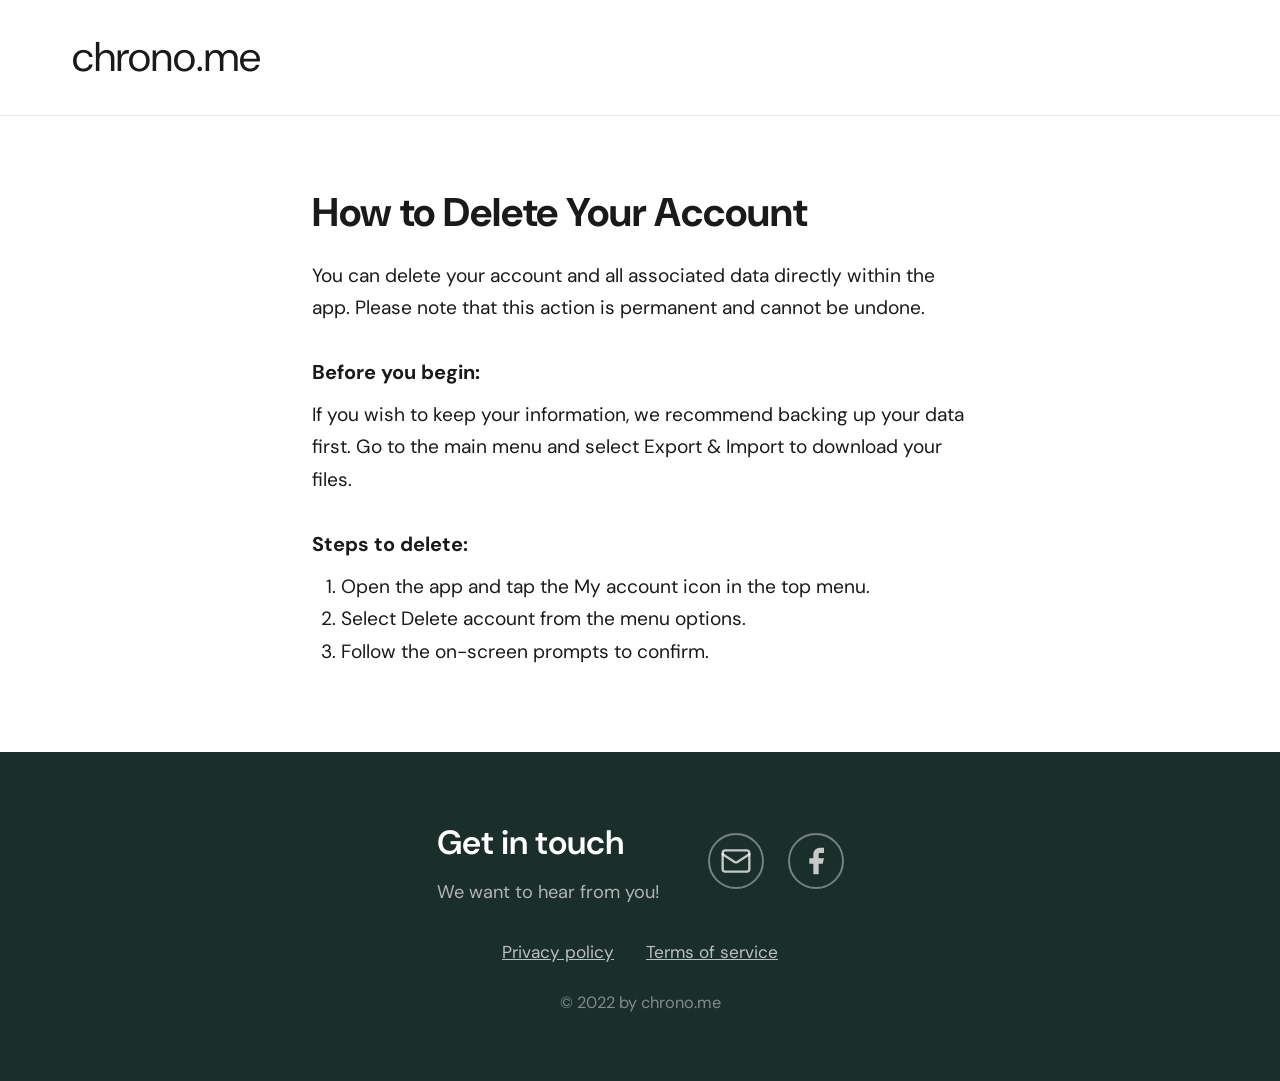
<file: account-deletion/index.html>
<!DOCTYPE html>
<html lang="en">
<head>
  <meta charset="utf-8">
  <meta name="viewport" content="width=device-width, initial-scale=1">
  <title>How to Delete Your Account | chrono.me</title>
  <meta name="description" content="Delete your chrono.me account and data in the app. Back up with Export &amp; Import first; deletion is permanent.">
  <link rel="canonical" href="https://chrono.me/account-deletion">
  <link rel="icon" href="../images/favicon.png" type="image/png">
  <link rel="stylesheet" href="../css/styles.css">
  <link rel="preconnect" href="https://fonts.googleapis.com">
  <link rel="preconnect" href="https://fonts.gstatic.com" crossorigin>
  <link href="https://fonts.googleapis.com/css2?family=DM+Sans:ital,opsz,wght@0,9..40,400;0,9..40,500;0,9..40,600;0,9..40,700;1,9..40,400&display=swap" rel="stylesheet">
</head>
<body class="blog-page">
  <header class="site-header">
    <nav class="nav-container">
      <a href="../index.html" class="logo">
        <span>chrono.me</span>
      </a>
    </nav>
  </header>

  <main class="blog-article">
    <article class="article-content">
      <h1>How to Delete Your Account</h1>

      <div class="article-body">
        <p>You can delete your account and all associated data directly within the app. Please note that this action is permanent and cannot be undone.</p>

        <h3>Before you begin:</h3>
        <p>If you wish to keep your information, we recommend backing up your data first. Go to the main menu and select Export &amp; Import to download your files.</p>

        <h3>Steps to delete:</h3>
        <ol>
          <li>Open the app and tap the My account icon in the top menu.</li>
          <li>Select Delete account from the menu options.</li>
          <li>Follow the on-screen prompts to confirm.</li>
        </ol>
      </div>
    </article>
  </main>

  <footer class="site-footer">
    <div class="container">
      <div class="footer-content">
        <div class="footer-top">
          <div class="footer-text">
            <h4 class="footer-heading">Get in touch</h4>
            <p class="footer-tagline">We want to hear from you!</p>
          </div>
          <div class="footer-icons">
            <a href="mailto:contact@zagalaga.com" class="footer-icon-link" aria-label="Email us">
              <svg xmlns="http://www.w3.org/2000/svg" width="32" height="32" viewBox="0 0 24 24" fill="none" stroke="currentColor" stroke-width="1.75" stroke-linecap="round" stroke-linejoin="round"><rect x="2" y="4" width="20" height="16" rx="2"/><path d="m22 7-8.97 5.7a1.94 1.94 0 0 1-2.06 0L2 7"/></svg>
            </a>
            <a href="https://www.facebook.com/pages/Zagalaga/216306595076599" target="_blank" rel="noopener" class="footer-icon-link" aria-label="Facebook page">
              <svg xmlns="http://www.w3.org/2000/svg" width="32" height="32" viewBox="0 0 24 24" fill="currentColor"><path d="M18 2h-3a5 5 0 0 0-5 5v3H7v4h3v8h4v-8h3l1-4h-4V7a1 1 0 0 1 1-1h3z"/></svg>
            </a>
          </div>
        </div>
        <div class="footer-links">
          <a href="../privacy/">Privacy policy</a>
          <a href="../terms-of-service.html">Terms of service</a>
        </div>
        <p class="footer-copy">&copy; 2022 by chrono.me</p>
      </div>
    </div>
  </footer>
</body>
</html>
</file>
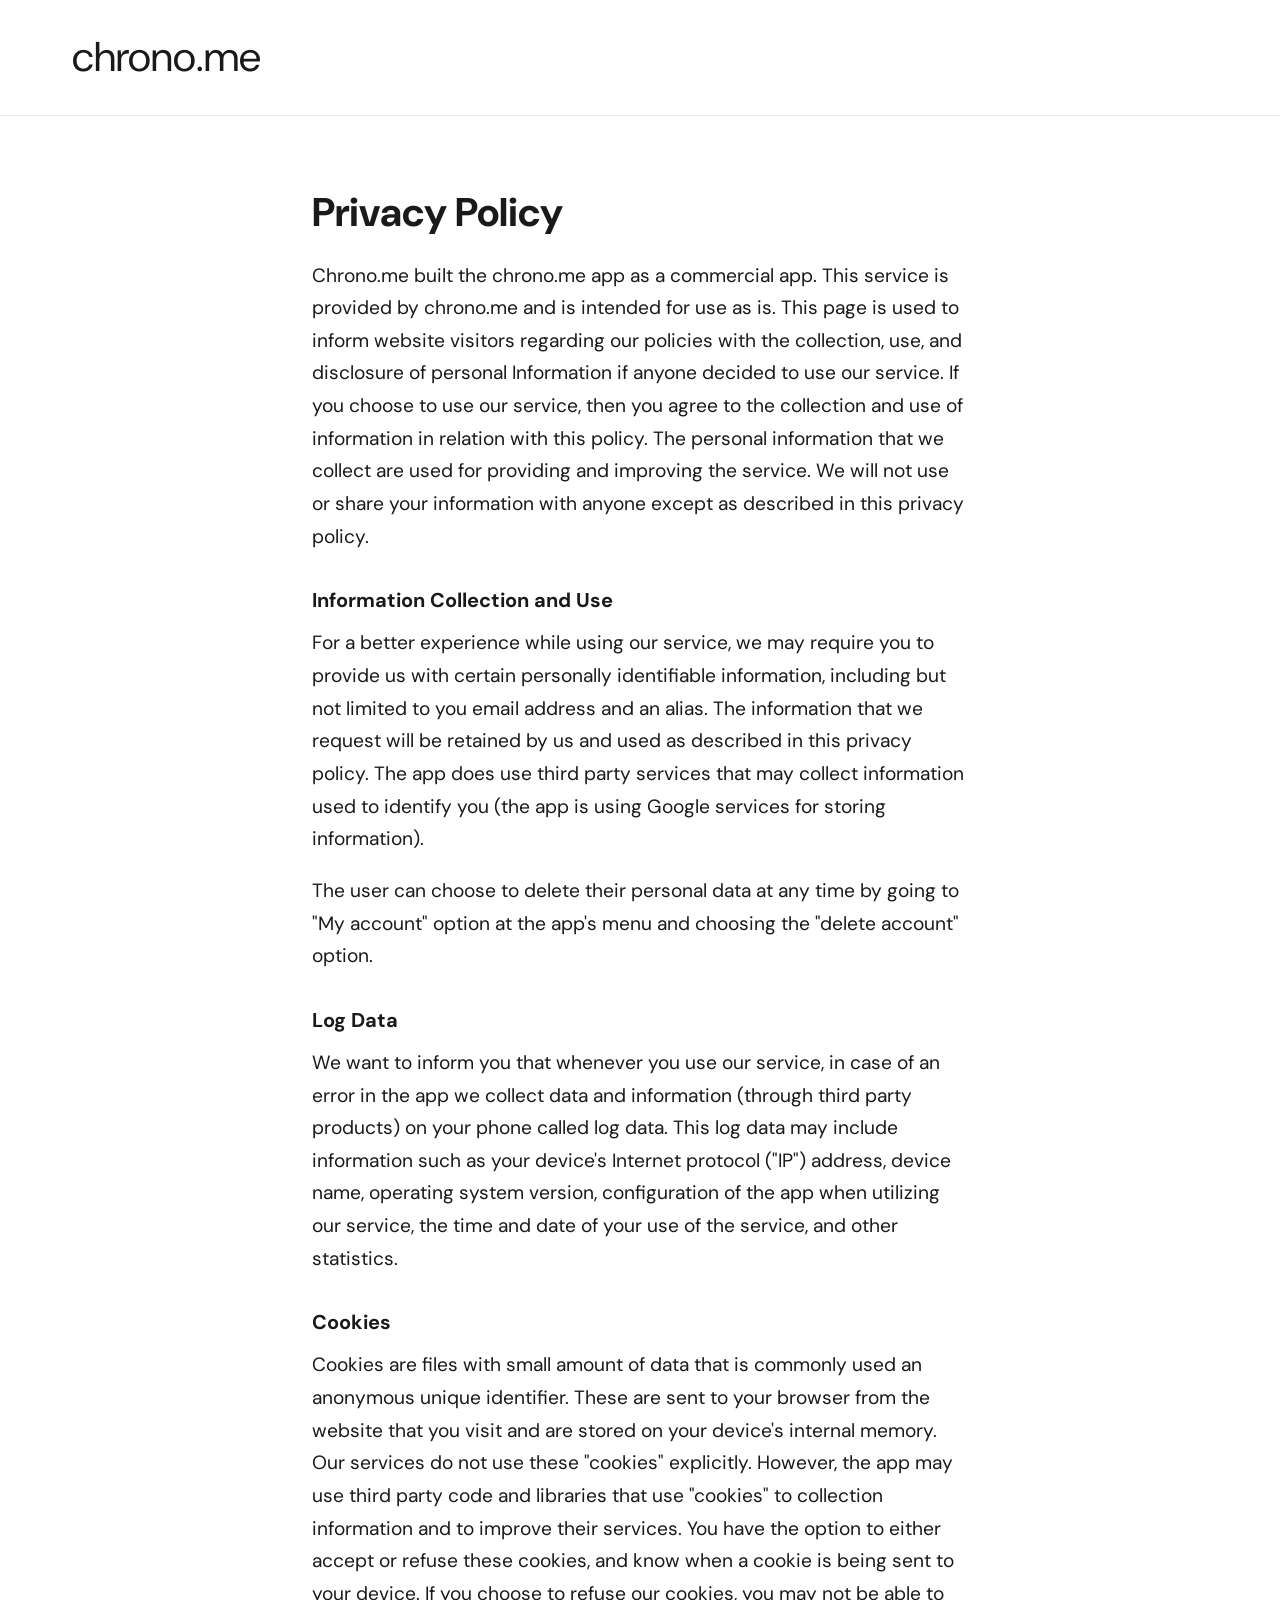
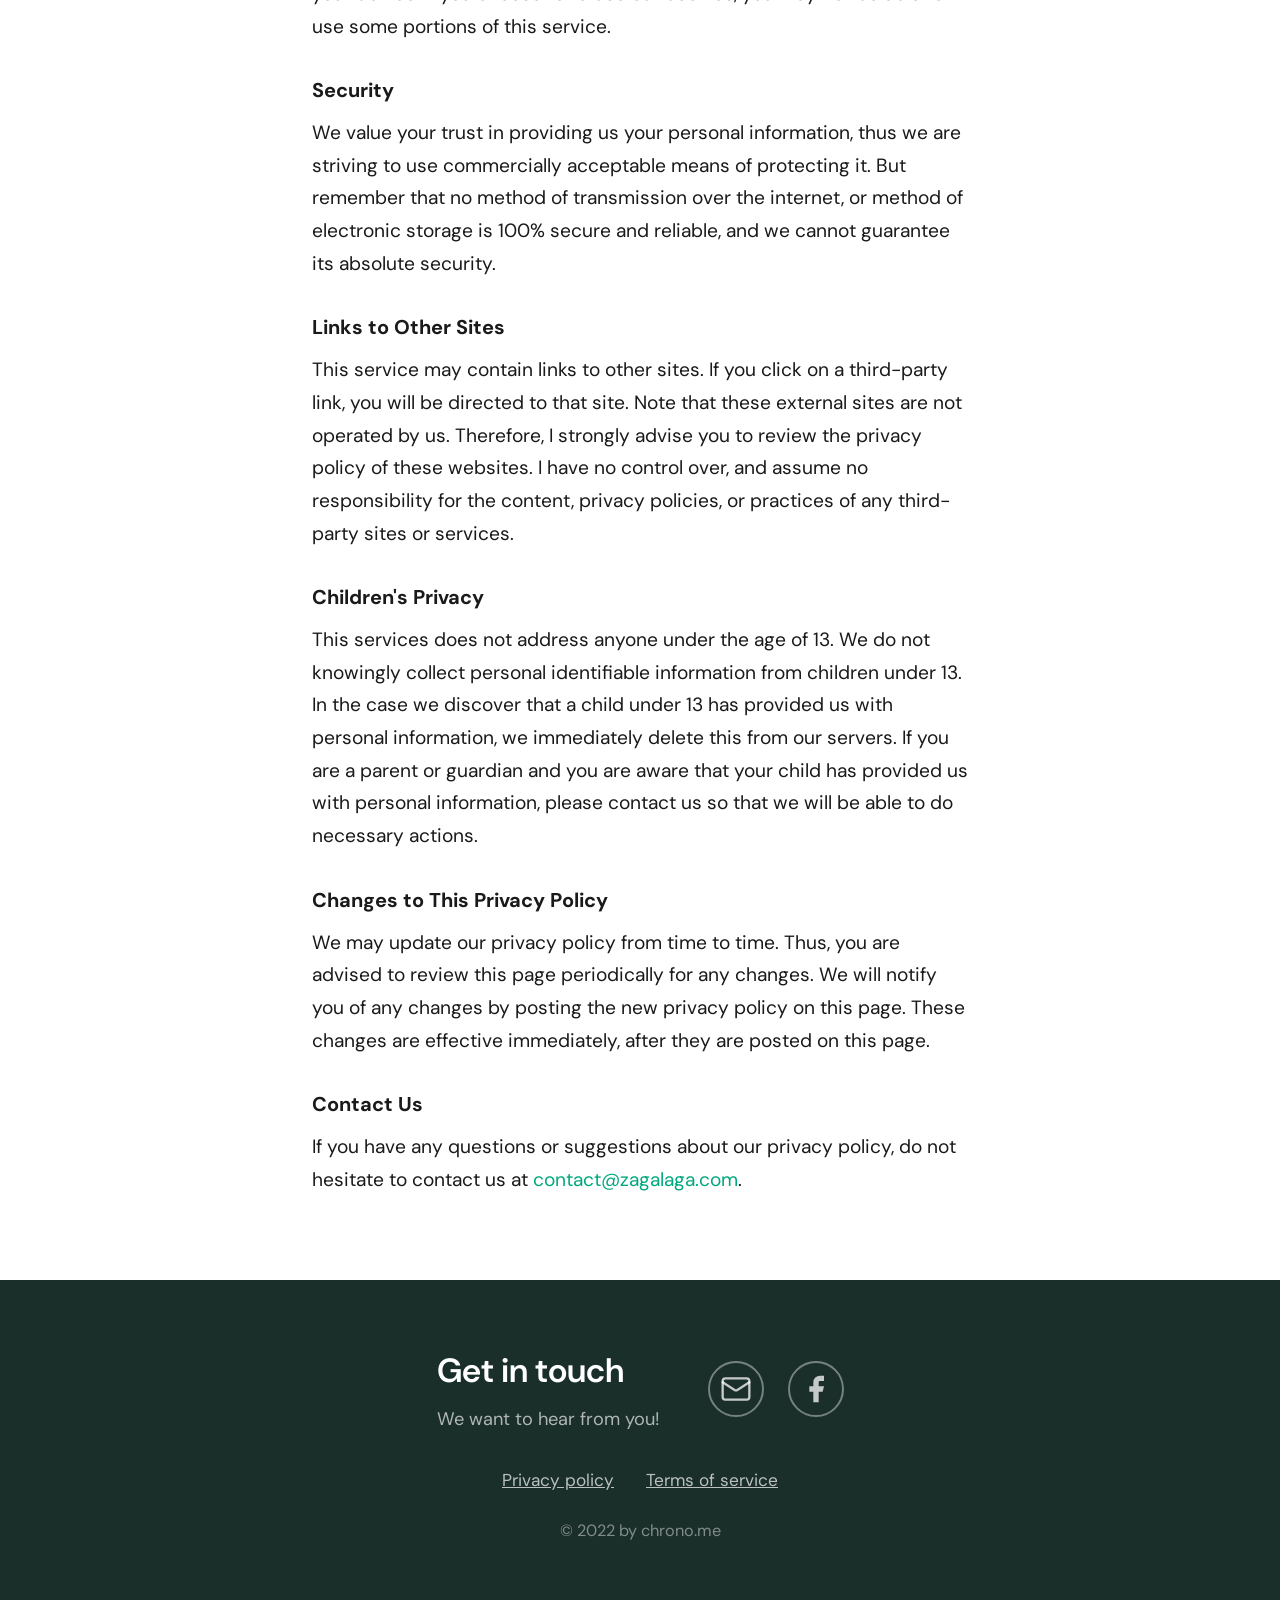
<file: privacy/index.html>
<!DOCTYPE html>
<html lang="en">
<head>
  <meta charset="utf-8">
  <meta name="viewport" content="width=device-width, initial-scale=1">
  <title>Privacy Policy | chrono.me</title>
  <link rel="canonical" href="https://chrono.me/privacy">
  <link rel="icon" href="../images/favicon.png" type="image/png">
  <link rel="stylesheet" href="../css/styles.css">
  <link rel="preconnect" href="https://fonts.googleapis.com">
  <link rel="preconnect" href="https://fonts.gstatic.com" crossorigin>
  <link href="https://fonts.googleapis.com/css2?family=DM+Sans:ital,opsz,wght@0,9..40,400;0,9..40,500;0,9..40,600;0,9..40,700;1,9..40,400&display=swap" rel="stylesheet">
</head>
<body class="blog-page">
  <header class="site-header">
    <nav class="nav-container">
      <a href="../index.html" class="logo">
        <span>chrono.me</span>
      </a>
    </nav>
  </header>

  <main class="blog-article">
    <article class="article-content">
      <h1>Privacy Policy</h1>

      <div class="article-body">
        <p>Chrono.me built the chrono.me app as a commercial app. This service is provided by chrono.me and is intended for use as is. This page is used to inform website visitors regarding our policies with the collection, use, and disclosure of personal Information if anyone decided to use our service. If you choose to use our service, then you agree to the collection and use of information in relation with this policy. The personal information that we collect are used for providing and improving the service. We will not use or share your information with anyone except as described in this privacy policy.</p>

        <h3>Information Collection and Use</h3>
        <p>For a better experience while using our service, we may require you to provide us with certain personally identifiable information, including but not limited to you email address and an alias. The information that we request will be retained by us and used as described in this privacy policy. The app does use third party services that may collect information used to identify you (the app is using Google services for storing information).</p>
        <p>The user can choose to delete their personal data at any time by going to "My account" option at the app's menu and choosing the "delete account" option.</p>

        <h3>Log Data</h3>
        <p>We want to inform you that whenever you use our service, in case of an error in the app we collect data and information (through third party products) on your phone called log data. This log data may include information such as your device's Internet protocol ("IP") address, device name, operating system version, configuration of the app when utilizing our service, the time and date of your use of the service, and other statistics.</p>

        <h3>Cookies</h3>
        <p>Cookies are files with small amount of data that is commonly used an anonymous unique identifier. These are sent to your browser from the website that you visit and are stored on your device's internal memory. Our services do not use these "cookies" explicitly. However, the app may use third party code and libraries that use "cookies" to collection information and to improve their services. You have the option to either accept or refuse these cookies, and know when a cookie is being sent to your device. If you choose to refuse our cookies, you may not be able to use some portions of this service.</p>

        <h3>Security</h3>
        <p>We value your trust in providing us your personal information, thus we are striving to use commercially acceptable means of protecting it. But remember that no method of transmission over the internet, or method of electronic storage is 100% secure and reliable, and we cannot guarantee its absolute security.</p>

        <h3>Links to Other Sites</h3>
        <p>This service may contain links to other sites. If you click on a third-party link, you will be directed to that site. Note that these external sites are not operated by us. Therefore, I strongly advise you to review the privacy policy of these websites. I have no control over, and assume no responsibility for the content, privacy policies, or practices of any third-party sites or services.</p>

        <h3>Children's Privacy</h3>
        <p>This services does not address anyone under the age of 13. We do not knowingly collect personal identifiable information from children under 13. In the case we discover that a child under 13 has provided us with personal information, we immediately delete this from our servers. If you are a parent or guardian and you are aware that your child has provided us with personal information, please contact us so that we will be able to do necessary actions.</p>

        <h3>Changes to This Privacy Policy</h3>
        <p>We may update our privacy policy from time to time. Thus, you are advised to review this page periodically for any changes. We will notify you of any changes by posting the new privacy policy on this page. These changes are effective immediately, after they are posted on this page.</p>

        <h3>Contact Us</h3>
        <p>If you have any questions or suggestions about our privacy policy, do not hesitate to contact us at <a href="mailto:contact@zagalaga.com">contact@zagalaga.com</a>.</p>
      </div>
    </article>
  </main>

  <footer class="site-footer">
    <div class="container">
      <div class="footer-content">
        <div class="footer-top">
          <div class="footer-text">
            <h4 class="footer-heading">Get in touch</h4>
            <p class="footer-tagline">We want to hear from you!</p>
          </div>
          <div class="footer-icons">
            <a href="mailto:contact@zagalaga.com" class="footer-icon-link" aria-label="Email us">
              <svg xmlns="http://www.w3.org/2000/svg" width="32" height="32" viewBox="0 0 24 24" fill="none" stroke="currentColor" stroke-width="1.75" stroke-linecap="round" stroke-linejoin="round"><rect x="2" y="4" width="20" height="16" rx="2"/><path d="m22 7-8.97 5.7a1.94 1.94 0 0 1-2.06 0L2 7"/></svg>
            </a>
            <a href="https://www.facebook.com/pages/Zagalaga/216306595076599" target="_blank" rel="noopener" class="footer-icon-link" aria-label="Facebook page">
              <svg xmlns="http://www.w3.org/2000/svg" width="32" height="32" viewBox="0 0 24 24" fill="currentColor"><path d="M18 2h-3a5 5 0 0 0-5 5v3H7v4h3v8h4v-8h3l1-4h-4V7a1 1 0 0 1 1-1h3z"/></svg>
            </a>
          </div>
        </div>
        <div class="footer-links">
          <a href="./">Privacy policy</a>
          <a href="../terms-of-service.html">Terms of service</a>
        </div>
        <p class="footer-copy">&copy; 2022 by chrono.me</p>
      </div>
    </div>
  </footer>
</body>
</html>
</file>
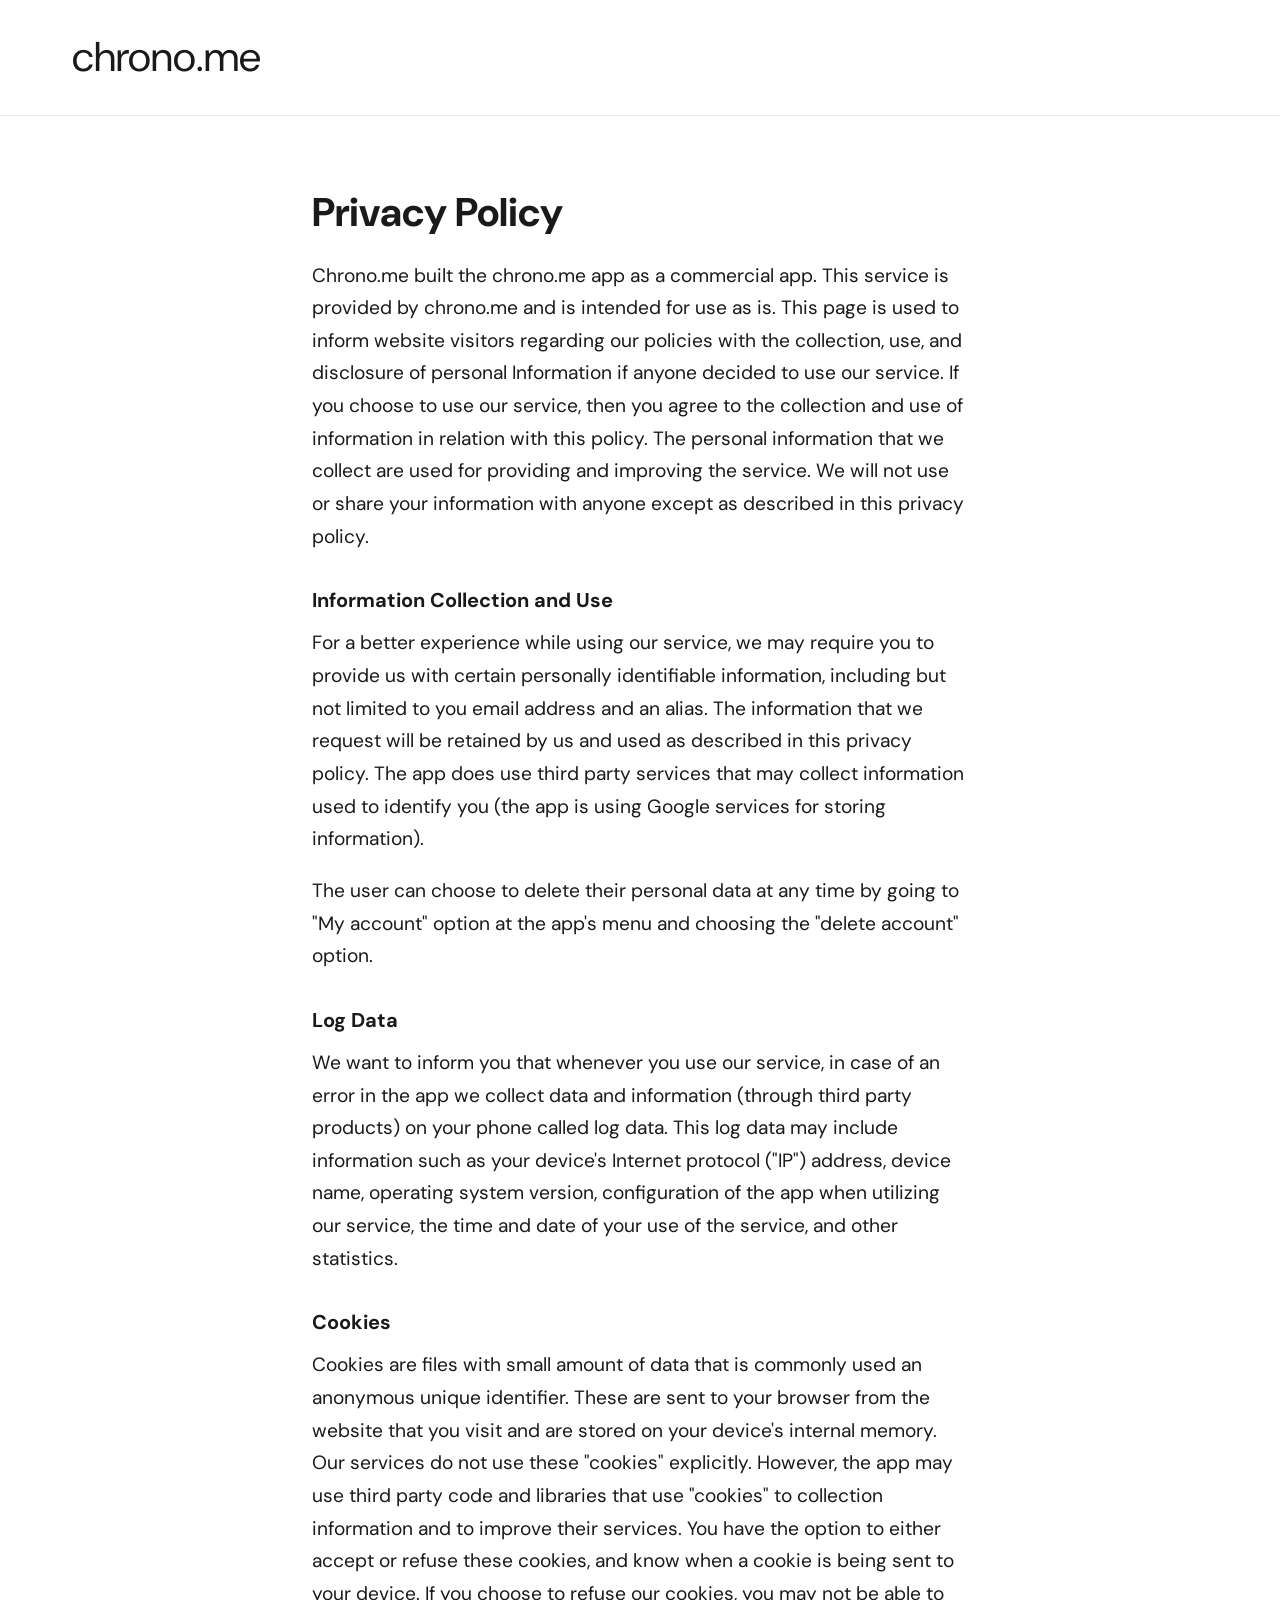
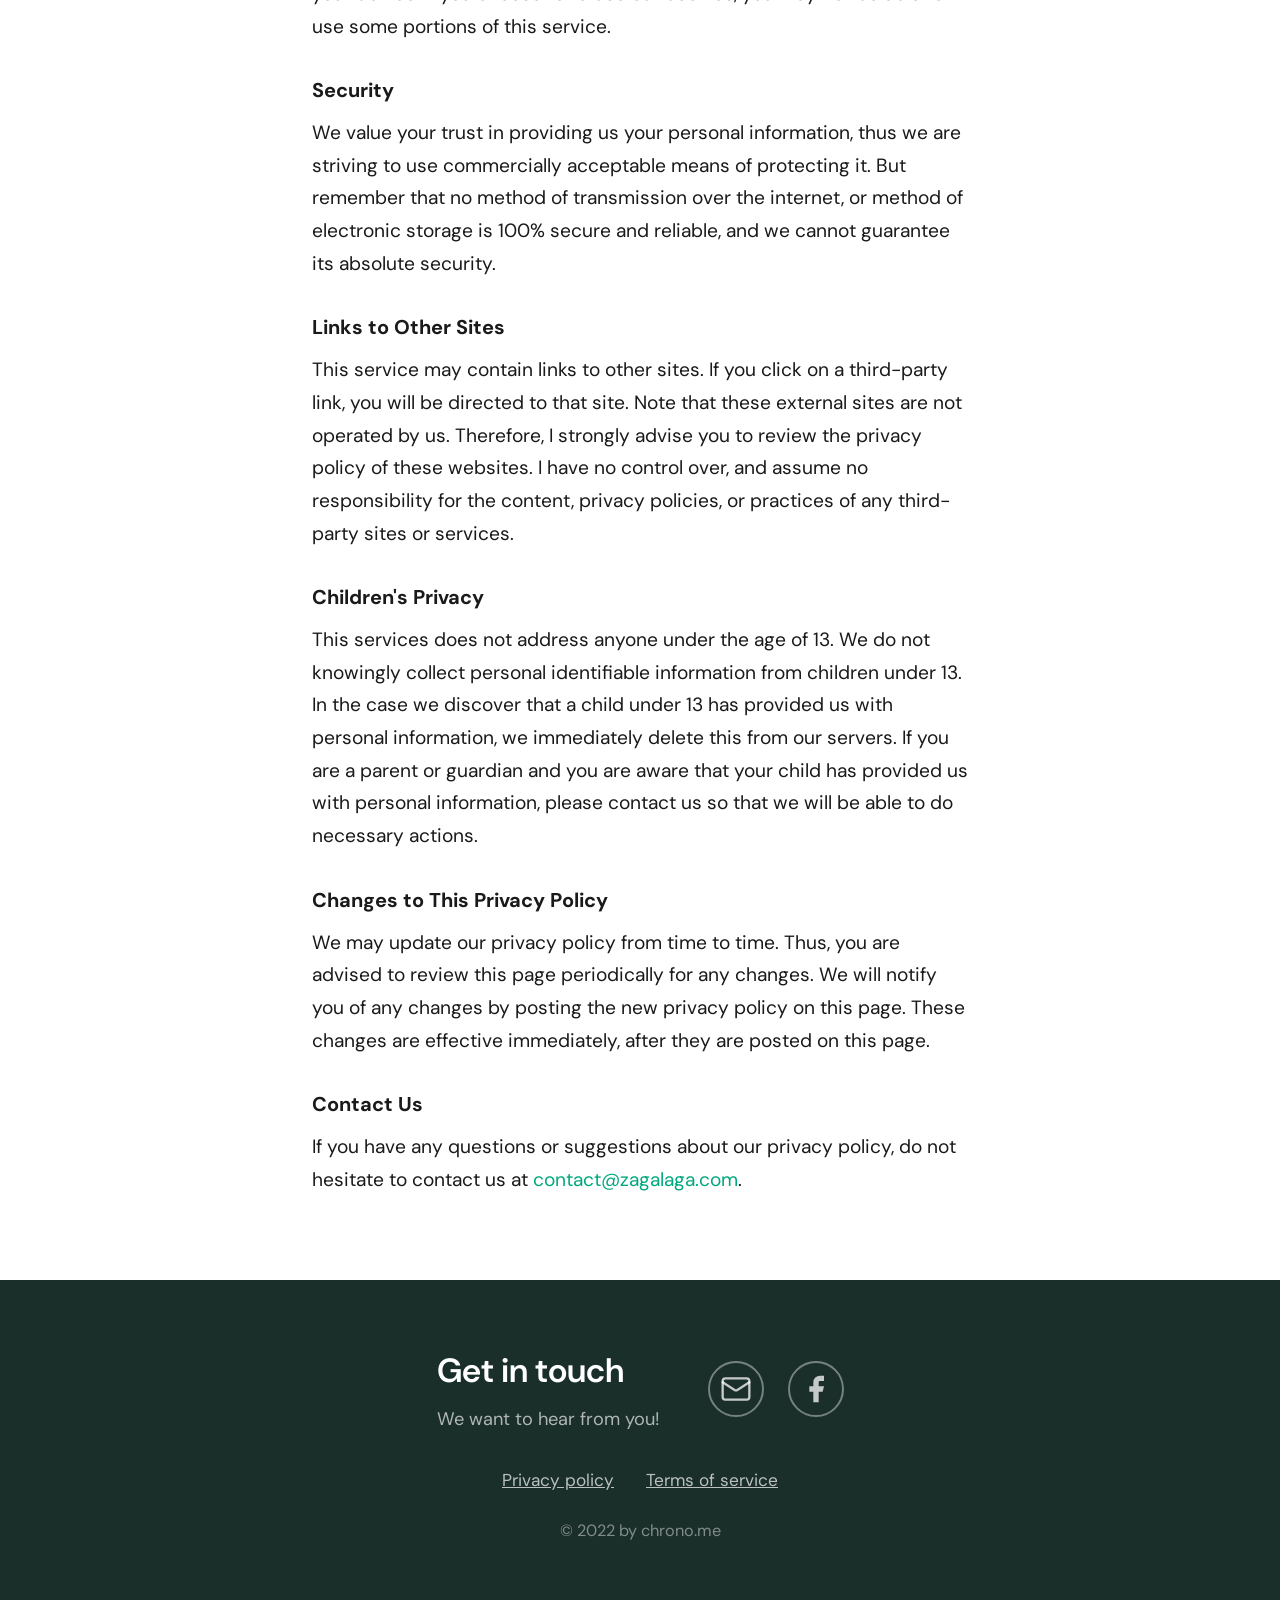
<file: privacy-policy.html>
<!DOCTYPE html>
<html lang="en">
<head>
  <meta charset="utf-8">
  <meta name="viewport" content="width=device-width, initial-scale=1">
  <meta http-equiv="refresh" content="0;url=privacy/">
  <link rel="canonical" href="https://chrono.me/privacy">
  <title>Privacy Policy | chrono.me</title>
  <script>location.replace("privacy/");</script>
</head>
<body>
  <p><a href="privacy/">Continue to Privacy policy</a></p>
</body>
</html>
</file>
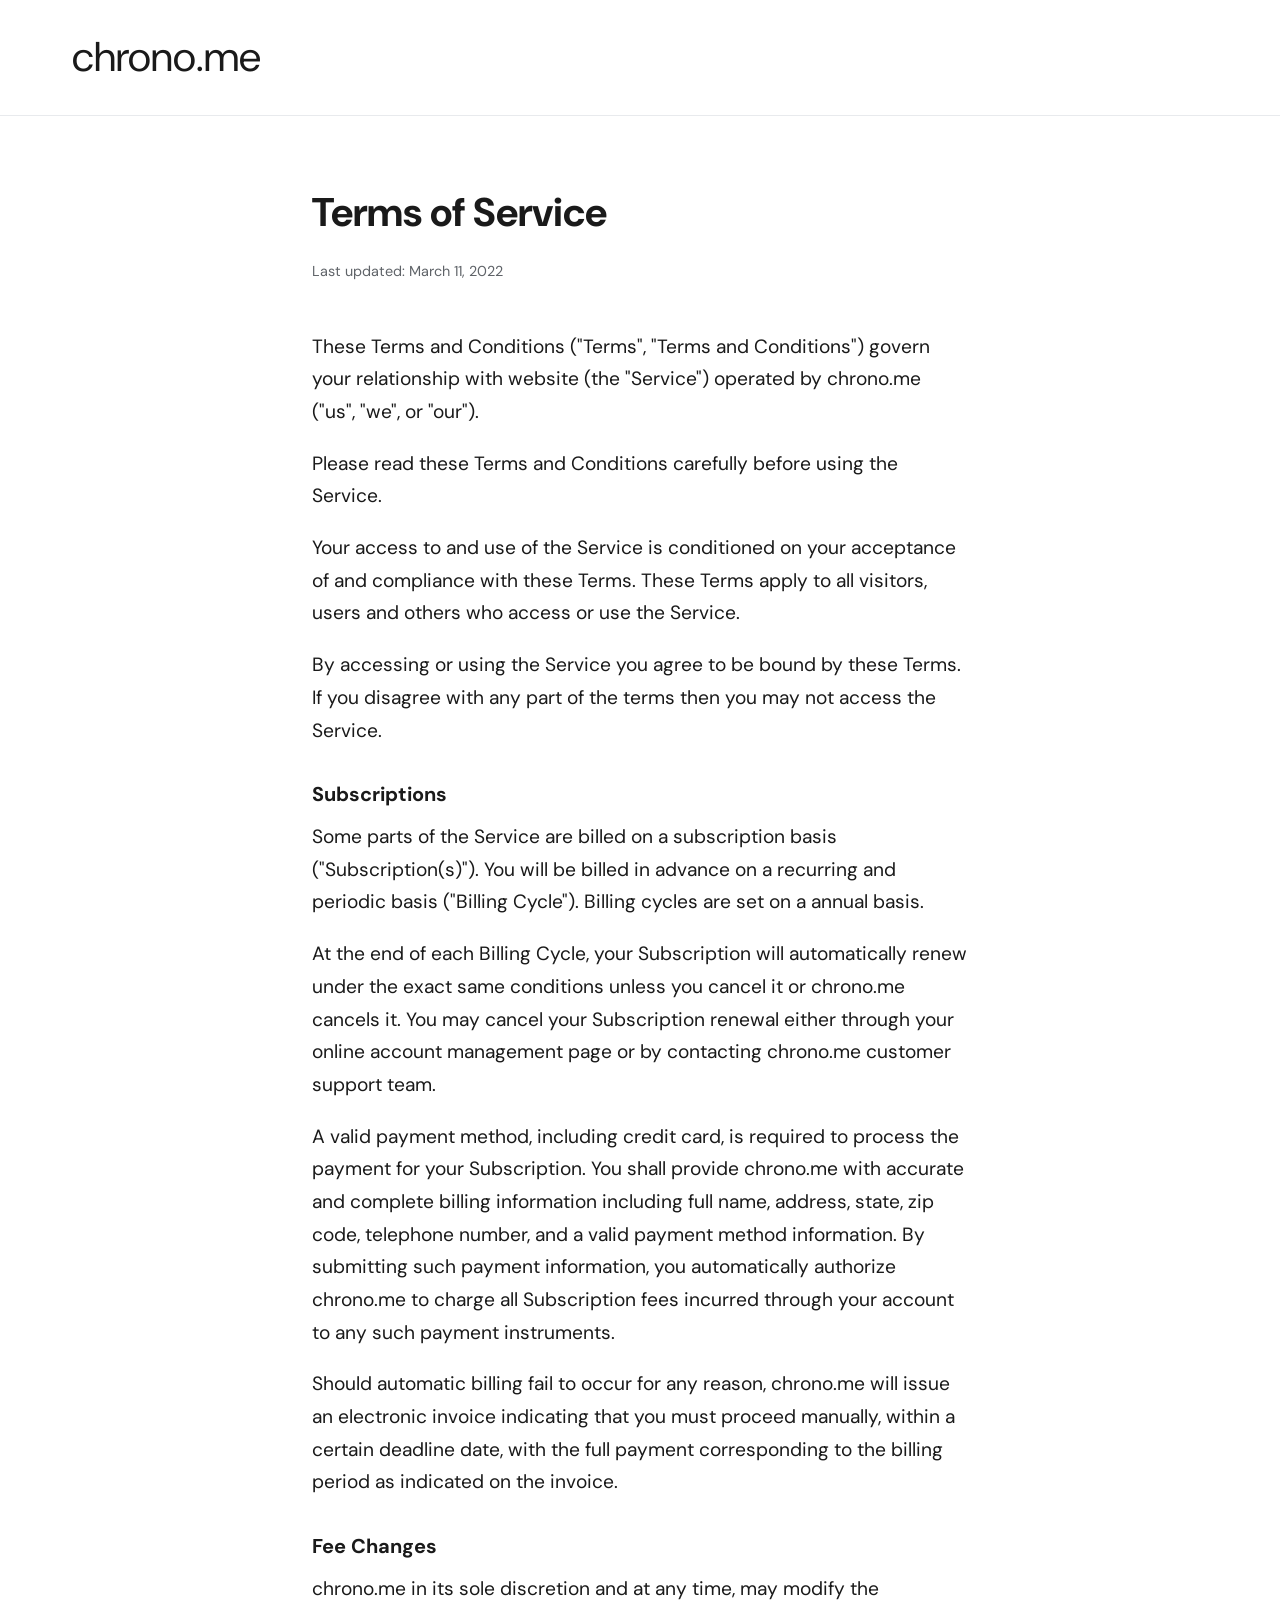
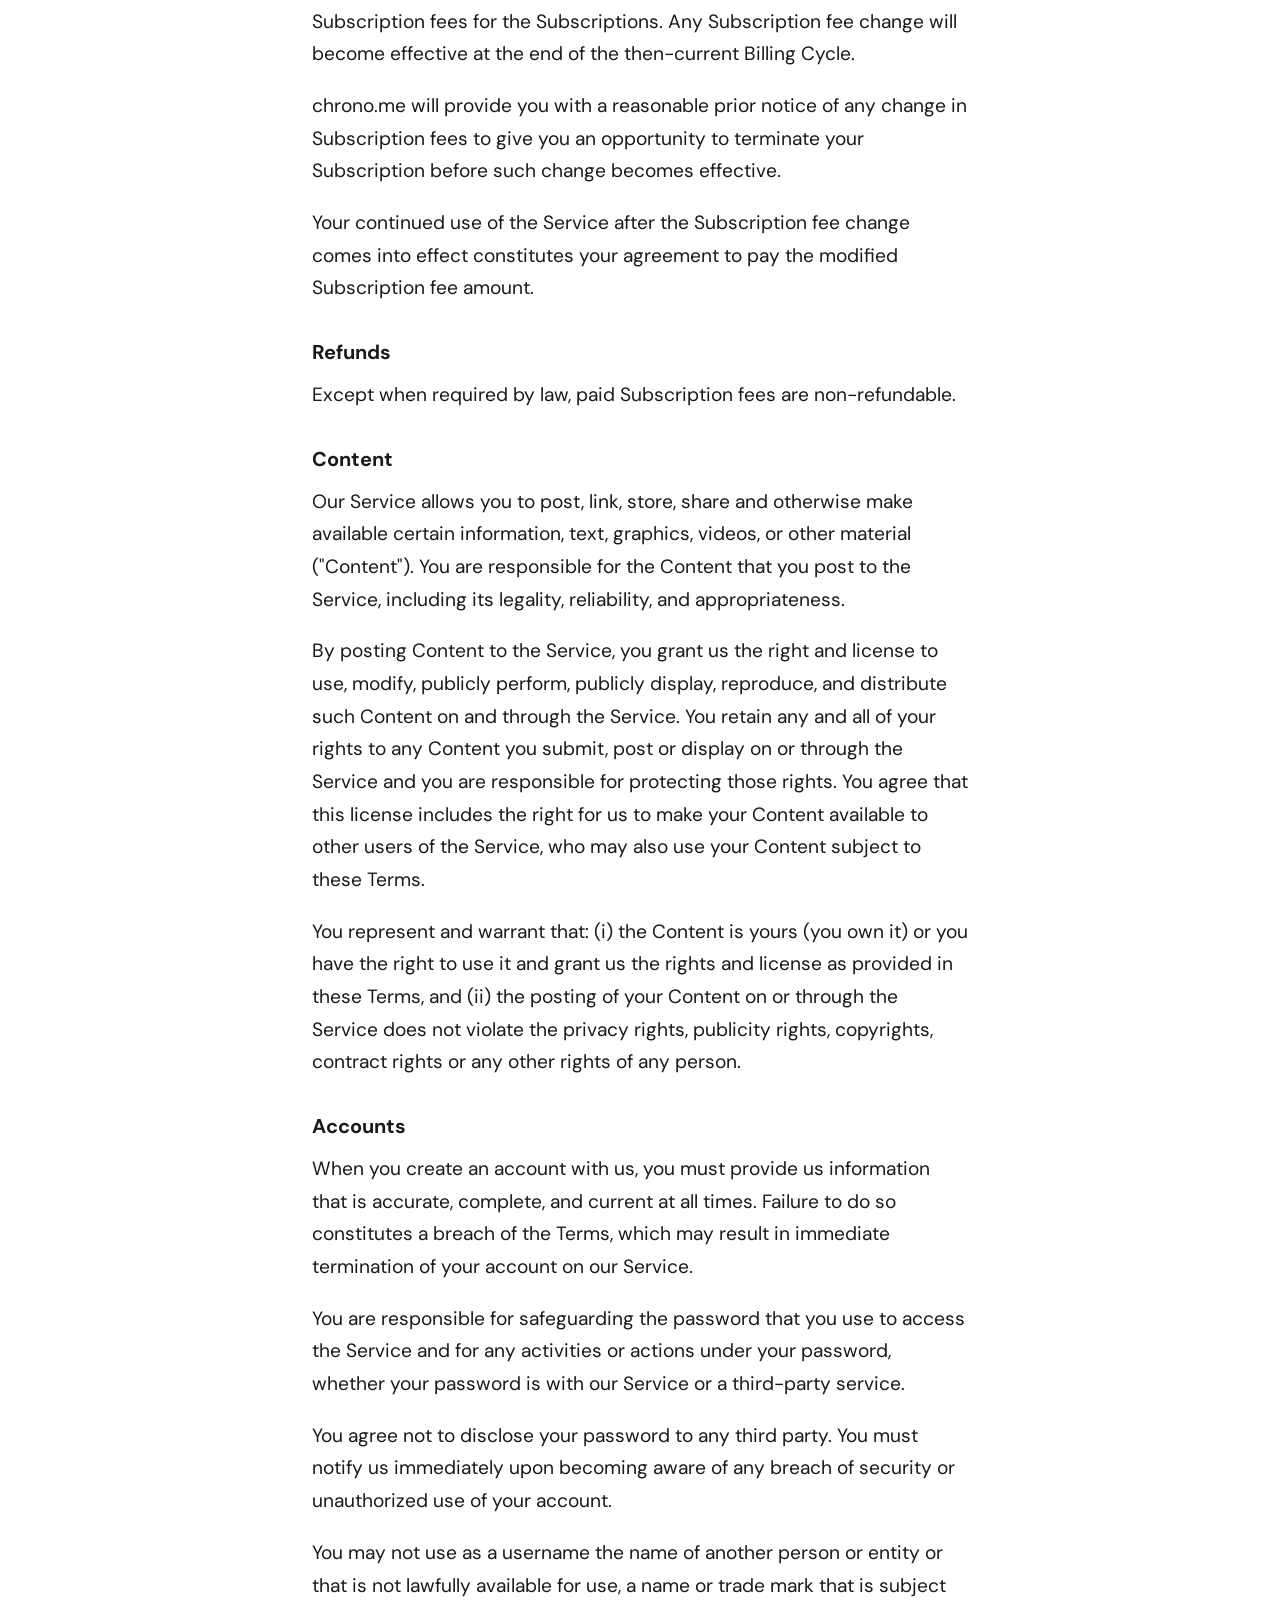
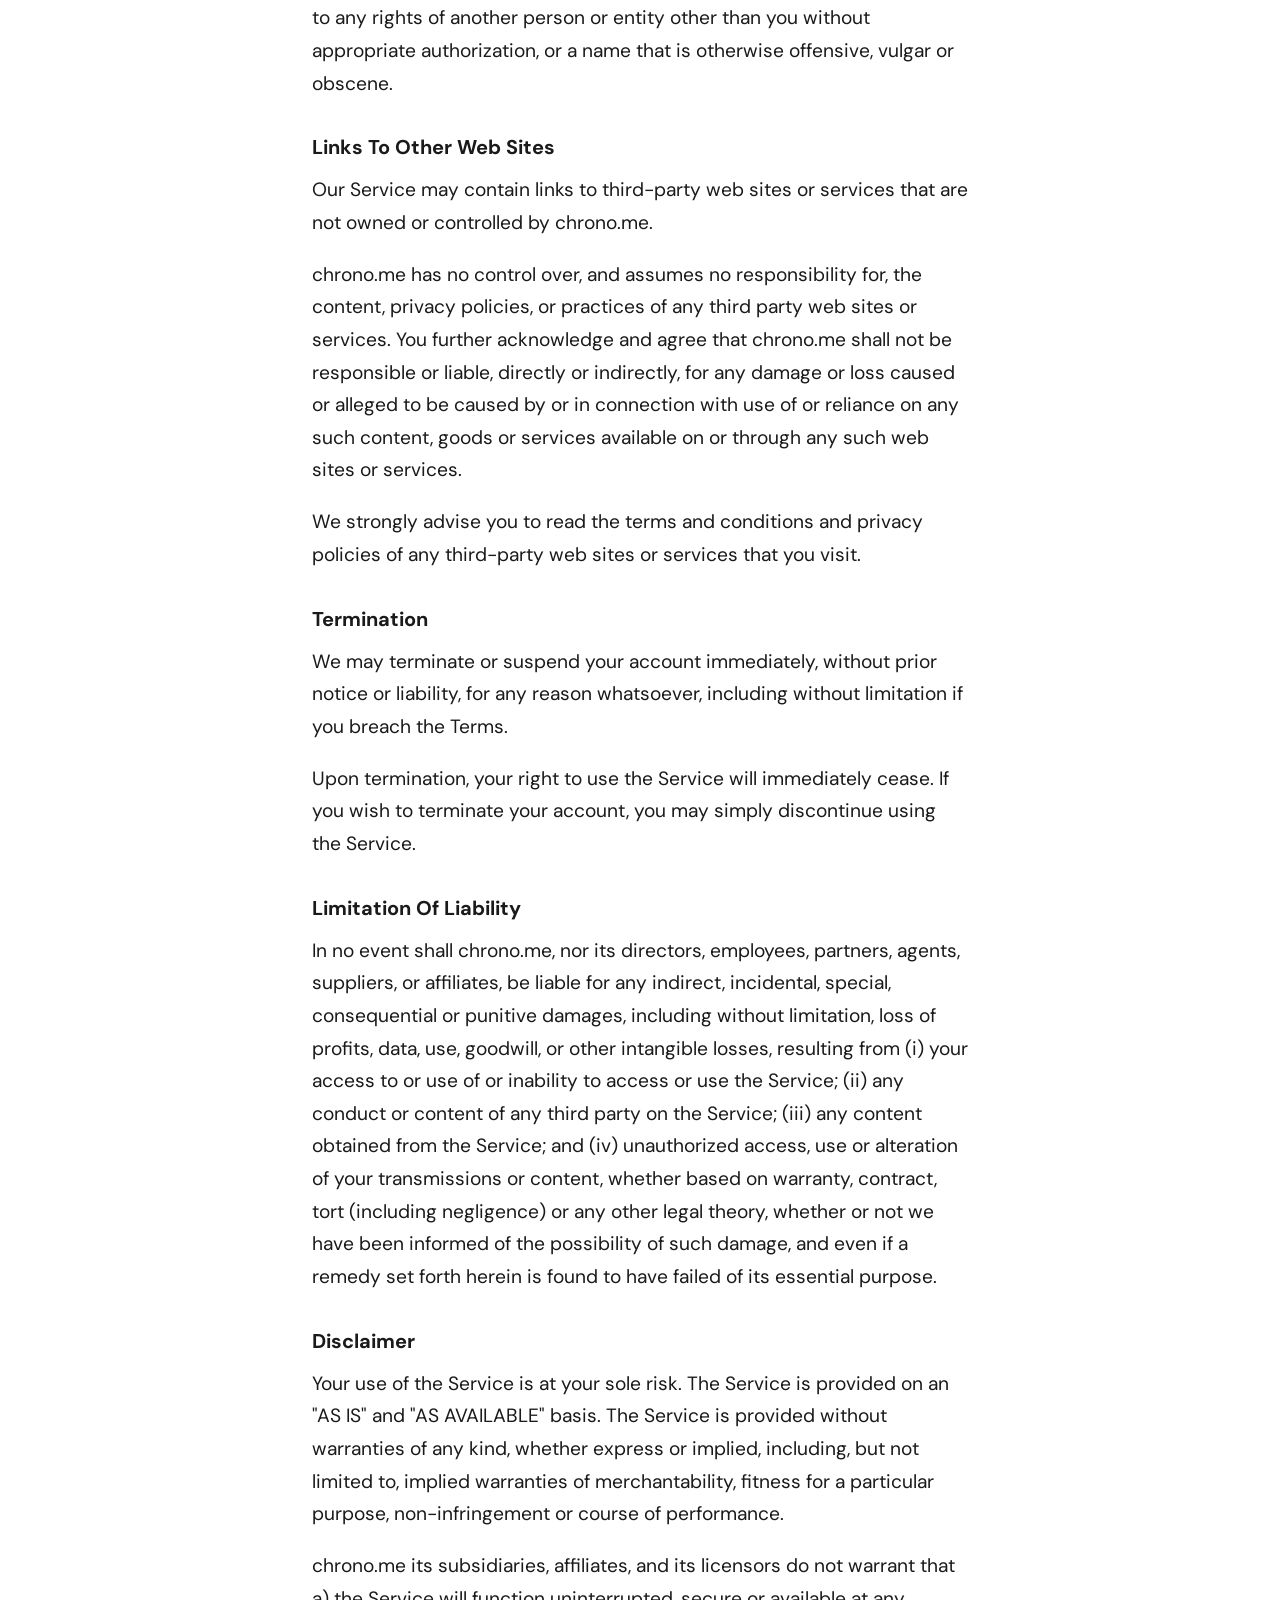
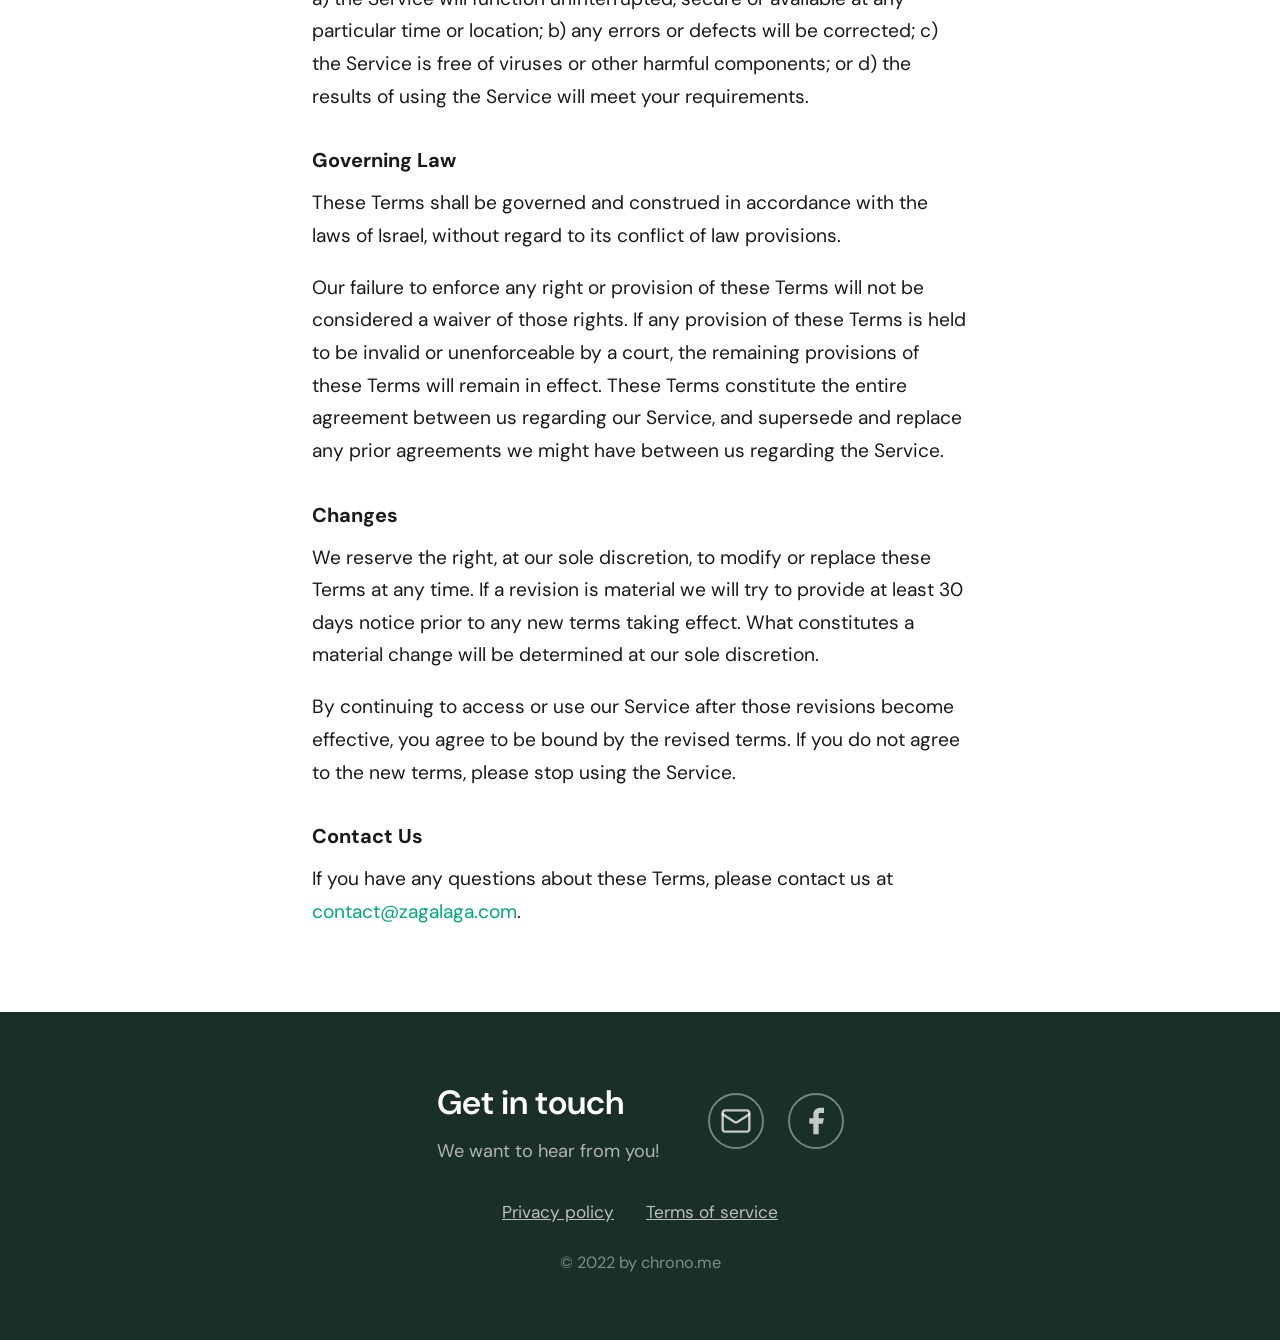
<file: terms-of-service.html>
<!DOCTYPE html>
<html lang="en">
<head>
  <meta charset="utf-8">
  <meta name="viewport" content="width=device-width, initial-scale=1">
  <title>Terms of Service | chrono.me</title>
  <link rel="icon" href="images/favicon.png" type="image/png">
  <link rel="stylesheet" href="css/styles.css">
  <link rel="preconnect" href="https://fonts.googleapis.com">
  <link rel="preconnect" href="https://fonts.gstatic.com" crossorigin>
  <link href="https://fonts.googleapis.com/css2?family=DM+Sans:ital,opsz,wght@0,9..40,400;0,9..40,500;0,9..40,600;0,9..40,700;1,9..40,400&display=swap" rel="stylesheet">
</head>
<body class="blog-page">
  <header class="site-header">
    <nav class="nav-container">
      <a href="index.html" class="logo">
        <span>chrono.me</span>
      </a>
    </nav>
  </header>

  <main class="blog-article">
    <article class="article-content">
      <h1>Terms of Service</h1>
      <p class="article-meta">Last updated: March 11, 2022</p>

      <div class="article-body">
        <p>These Terms and Conditions ("Terms", "Terms and Conditions") govern your relationship with website (the "Service") operated by chrono.me ("us", "we", or "our").</p>
        <p>Please read these Terms and Conditions carefully before using the Service.</p>
        <p>Your access to and use of the Service is conditioned on your acceptance of and compliance with these Terms. These Terms apply to all visitors, users and others who access or use the Service.</p>
        <p>By accessing or using the Service you agree to be bound by these Terms. If you disagree with any part of the terms then you may not access the Service.</p>

        <h3>Subscriptions</h3>
        <p>Some parts of the Service are billed on a subscription basis ("Subscription(s)"). You will be billed in advance on a recurring and periodic basis ("Billing Cycle"). Billing cycles are set on a annual basis.</p>
        <p>At the end of each Billing Cycle, your Subscription will automatically renew under the exact same conditions unless you cancel it or chrono.me cancels it. You may cancel your Subscription renewal either through your online account management page or by contacting chrono.me customer support team.</p>
        <p>A valid payment method, including credit card, is required to process the payment for your Subscription. You shall provide chrono.me with accurate and complete billing information including full name, address, state, zip code, telephone number, and a valid payment method information. By submitting such payment information, you automatically authorize chrono.me to charge all Subscription fees incurred through your account to any such payment instruments.</p>
        <p>Should automatic billing fail to occur for any reason, chrono.me will issue an electronic invoice indicating that you must proceed manually, within a certain deadline date, with the full payment corresponding to the billing period as indicated on the invoice.</p>

        <h3>Fee Changes</h3>
        <p>chrono.me in its sole discretion and at any time, may modify the Subscription fees for the Subscriptions. Any Subscription fee change will become effective at the end of the then-current Billing Cycle.</p>
        <p>chrono.me will provide you with a reasonable prior notice of any change in Subscription fees to give you an opportunity to terminate your Subscription before such change becomes effective.</p>
        <p>Your continued use of the Service after the Subscription fee change comes into effect constitutes your agreement to pay the modified Subscription fee amount.</p>

        <h3>Refunds</h3>
        <p>Except when required by law, paid Subscription fees are non-refundable.</p>

        <h3>Content</h3>
        <p>Our Service allows you to post, link, store, share and otherwise make available certain information, text, graphics, videos, or other material ("Content"). You are responsible for the Content that you post to the Service, including its legality, reliability, and appropriateness.</p>
        <p>By posting Content to the Service, you grant us the right and license to use, modify, publicly perform, publicly display, reproduce, and distribute such Content on and through the Service. You retain any and all of your rights to any Content you submit, post or display on or through the Service and you are responsible for protecting those rights. You agree that this license includes the right for us to make your Content available to other users of the Service, who may also use your Content subject to these Terms.</p>
        <p>You represent and warrant that: (i) the Content is yours (you own it) or you have the right to use it and grant us the rights and license as provided in these Terms, and (ii) the posting of your Content on or through the Service does not violate the privacy rights, publicity rights, copyrights, contract rights or any other rights of any person.</p>

        <h3>Accounts</h3>
        <p>When you create an account with us, you must provide us information that is accurate, complete, and current at all times. Failure to do so constitutes a breach of the Terms, which may result in immediate termination of your account on our Service.</p>
        <p>You are responsible for safeguarding the password that you use to access the Service and for any activities or actions under your password, whether your password is with our Service or a third-party service.</p>
        <p>You agree not to disclose your password to any third party. You must notify us immediately upon becoming aware of any breach of security or unauthorized use of your account.</p>
        <p>You may not use as a username the name of another person or entity or that is not lawfully available for use, a name or trade mark that is subject to any rights of another person or entity other than you without appropriate authorization, or a name that is otherwise offensive, vulgar or obscene.</p>

        <h3>Links To Other Web Sites</h3>
        <p>Our Service may contain links to third-party web sites or services that are not owned or controlled by chrono.me.</p>
        <p>chrono.me has no control over, and assumes no responsibility for, the content, privacy policies, or practices of any third party web sites or services. You further acknowledge and agree that chrono.me shall not be responsible or liable, directly or indirectly, for any damage or loss caused or alleged to be caused by or in connection with use of or reliance on any such content, goods or services available on or through any such web sites or services.</p>
        <p>We strongly advise you to read the terms and conditions and privacy policies of any third-party web sites or services that you visit.</p>

        <h3>Termination</h3>
        <p>We may terminate or suspend your account immediately, without prior notice or liability, for any reason whatsoever, including without limitation if you breach the Terms.</p>
        <p>Upon termination, your right to use the Service will immediately cease. If you wish to terminate your account, you may simply discontinue using the Service.</p>

        <h3>Limitation Of Liability</h3>
        <p>In no event shall chrono.me, nor its directors, employees, partners, agents, suppliers, or affiliates, be liable for any indirect, incidental, special, consequential or punitive damages, including without limitation, loss of profits, data, use, goodwill, or other intangible losses, resulting from (i) your access to or use of or inability to access or use the Service; (ii) any conduct or content of any third party on the Service; (iii) any content obtained from the Service; and (iv) unauthorized access, use or alteration of your transmissions or content, whether based on warranty, contract, tort (including negligence) or any other legal theory, whether or not we have been informed of the possibility of such damage, and even if a remedy set forth herein is found to have failed of its essential purpose.</p>

        <h3>Disclaimer</h3>
        <p>Your use of the Service is at your sole risk. The Service is provided on an "AS IS" and "AS AVAILABLE" basis. The Service is provided without warranties of any kind, whether express or implied, including, but not limited to, implied warranties of merchantability, fitness for a particular purpose, non-infringement or course of performance.</p>
        <p>chrono.me its subsidiaries, affiliates, and its licensors do not warrant that a) the Service will function uninterrupted, secure or available at any particular time or location; b) any errors or defects will be corrected; c) the Service is free of viruses or other harmful components; or d) the results of using the Service will meet your requirements.</p>

        <h3>Governing Law</h3>
        <p>These Terms shall be governed and construed in accordance with the laws of Israel, without regard to its conflict of law provisions.</p>
        <p>Our failure to enforce any right or provision of these Terms will not be considered a waiver of those rights. If any provision of these Terms is held to be invalid or unenforceable by a court, the remaining provisions of these Terms will remain in effect. These Terms constitute the entire agreement between us regarding our Service, and supersede and replace any prior agreements we might have between us regarding the Service.</p>

        <h3>Changes</h3>
        <p>We reserve the right, at our sole discretion, to modify or replace these Terms at any time. If a revision is material we will try to provide at least 30 days notice prior to any new terms taking effect. What constitutes a material change will be determined at our sole discretion.</p>
        <p>By continuing to access or use our Service after those revisions become effective, you agree to be bound by the revised terms. If you do not agree to the new terms, please stop using the Service.</p>

        <h3>Contact Us</h3>
        <p>If you have any questions about these Terms, please contact us at <a href="mailto:contact@zagalaga.com">contact@zagalaga.com</a>.</p>
      </div>
    </article>
  </main>

  <footer class="site-footer">
    <div class="container">
      <div class="footer-content">
        <div class="footer-top">
          <div class="footer-text">
            <h4 class="footer-heading">Get in touch</h4>
            <p class="footer-tagline">We want to hear from you!</p>
          </div>
          <div class="footer-icons">
            <a href="mailto:contact@zagalaga.com" class="footer-icon-link" aria-label="Email us">
              <svg xmlns="http://www.w3.org/2000/svg" width="32" height="32" viewBox="0 0 24 24" fill="none" stroke="currentColor" stroke-width="1.75" stroke-linecap="round" stroke-linejoin="round"><rect x="2" y="4" width="20" height="16" rx="2"/><path d="m22 7-8.97 5.7a1.94 1.94 0 0 1-2.06 0L2 7"/></svg>
            </a>
            <a href="https://www.facebook.com/pages/Zagalaga/216306595076599" target="_blank" rel="noopener" class="footer-icon-link" aria-label="Facebook page">
              <svg xmlns="http://www.w3.org/2000/svg" width="32" height="32" viewBox="0 0 24 24" fill="currentColor"><path d="M18 2h-3a5 5 0 0 0-5 5v3H7v4h3v8h4v-8h3l1-4h-4V7a1 1 0 0 1 1-1h3z"/></svg>
            </a>
          </div>
        </div>
        <div class="footer-links">
          <a href="privacy/">Privacy policy</a>
          <a href="terms-of-service.html">Terms of service</a>
        </div>
        <p class="footer-copy">&copy; 2022 by chrono.me</p>
      </div>
    </div>
  </footer>
</body>
</html>
</file>
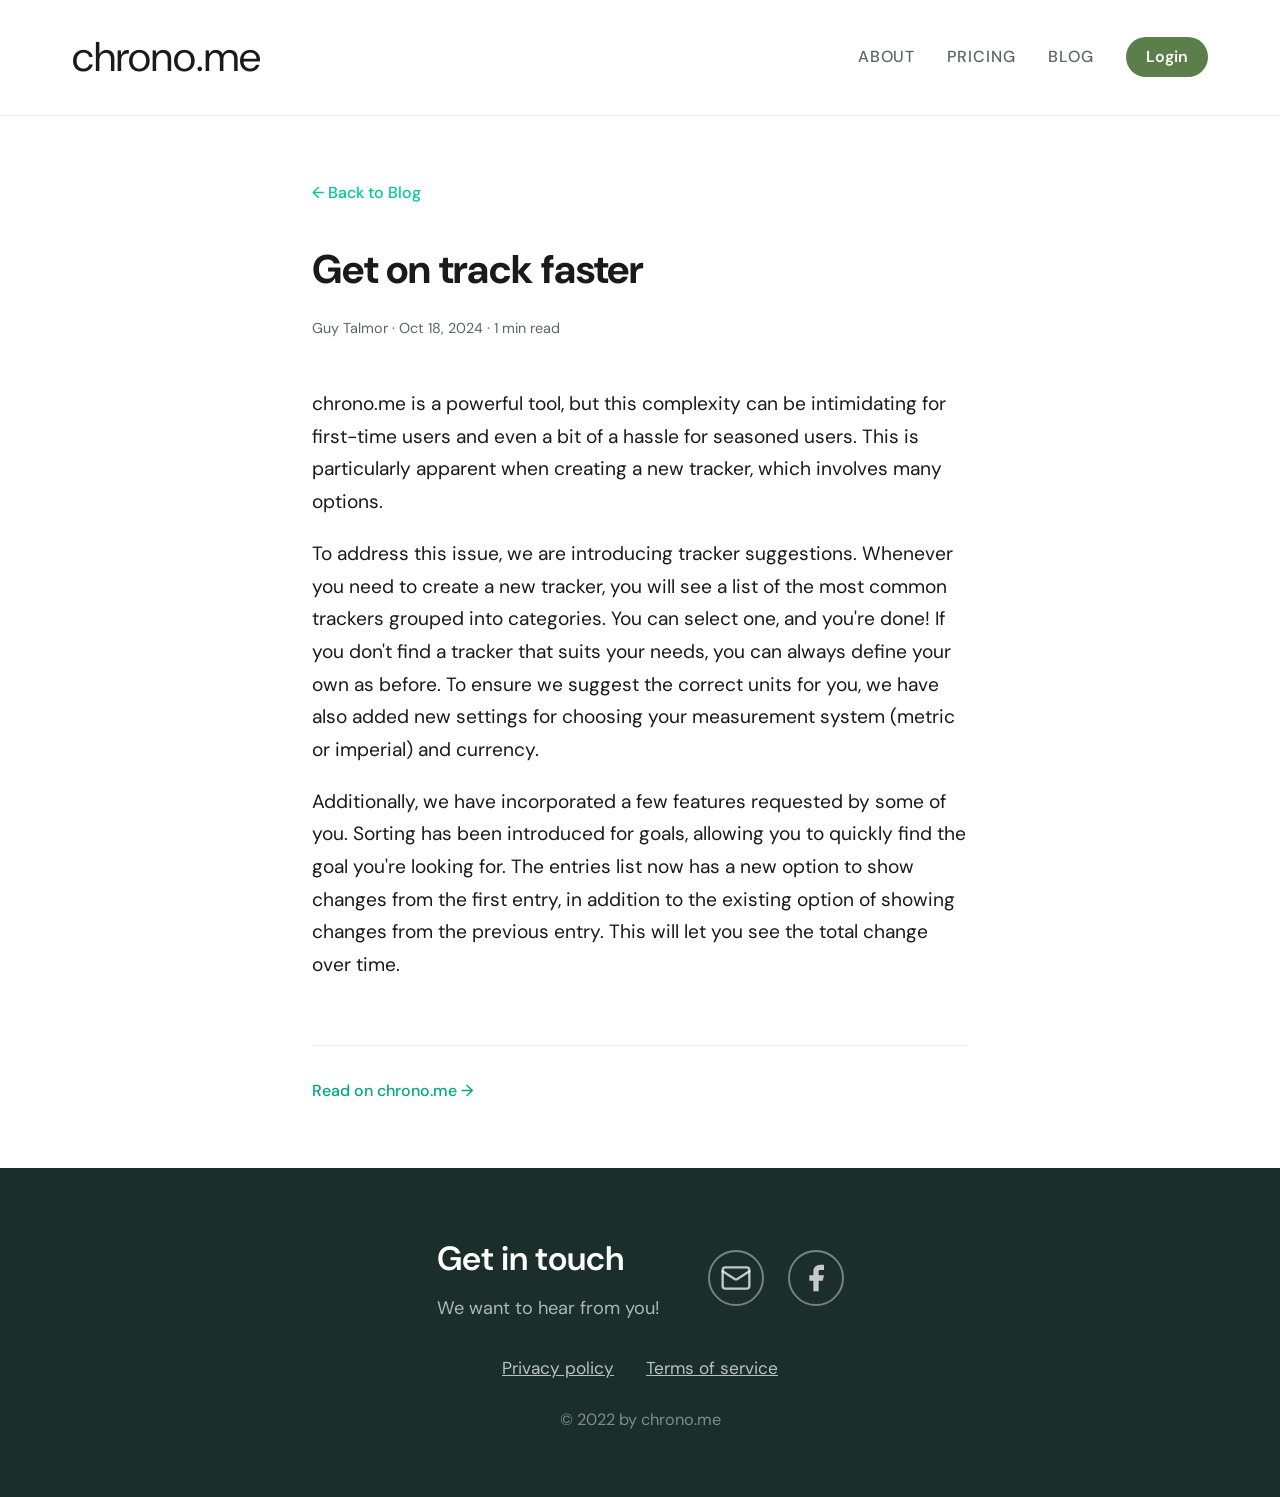
<file: blog/get-on-track-faster.html>
<!DOCTYPE html>
<html lang="en">
<head>
  <meta charset="utf-8">
  <meta name="viewport" content="width=device-width, initial-scale=1">
  <title>Get on track faster | chrono.me Blog</title>
  <meta name="description" content="chrono.me now suggests common trackers so you can start logging in seconds. Plus new sorting for goals and entry change views.">
  <link rel="canonical" href="https://chrono.me/blog/get-on-track-faster.html">
  <meta property="og:type" content="article">
  <meta property="og:url" content="https://chrono.me/blog/get-on-track-faster.html">
  <meta property="og:title" content="Get on track faster | chrono.me Blog">
  <meta property="og:description" content="chrono.me now suggests common trackers so you can start logging in seconds. Plus new sorting for goals and entry change views.">
  <meta property="og:image" content="https://chrono.me/images/blog-1.jpg">
  <meta name="twitter:card" content="summary_large_image">
  <meta name="twitter:title" content="Get on track faster | chrono.me Blog">
  <meta name="twitter:description" content="chrono.me now suggests common trackers so you can start logging in seconds. Plus new sorting for goals and entry change views.">
  <meta name="twitter:image" content="https://chrono.me/images/blog-1.jpg">
  <link rel="icon" href="../images/favicon.png" type="image/png">
  <link rel="stylesheet" href="../css/styles.css">
  <link rel="preconnect" href="https://fonts.googleapis.com">
  <link rel="preconnect" href="https://fonts.gstatic.com" crossorigin>
  <link href="https://fonts.googleapis.com/css2?family=DM+Sans:ital,opsz,wght@0,9..40,400;0,9..40,500;0,9..40,600;0,9..40,700;1,9..40,400&display=swap" rel="stylesheet">
</head>
<body class="blog-page">
  <header class="site-header">
    <nav class="nav-container">
      <a href="../index.html" class="logo">
        <span>chrono.me</span>
      </a>
      <ul class="nav-links">
        <li><a href="../index.html#how-it-works">ABOUT</a></li>
        <li><a href="../index.html#pricing">PRICING</a></li>
        <li><a href="../index.html#blog">BLOG</a></li>
      </ul>
      <a href="https://keeptrack.web.app/" target="_blank" rel="noopener" class="btn-login">Login</a>
    </nav>
  </header>

  <main class="blog-article">
    <article class="article-content">
      <header>
        <a href="../index.html#blog" class="back-link">← Back to Blog</a>
        <h1>Get on track faster</h1>
        <p class="article-meta">Guy Talmor · Oct 18, 2024 · 1 min read</p>
      </header>
      <div class="article-body">
        <p>chrono.me is a powerful tool, but this complexity can be intimidating for first-time users and even a bit of a hassle for seasoned users. This is particularly apparent when creating a new tracker, which involves many options.</p>
        <p>To address this issue, we are introducing tracker suggestions. Whenever you need to create a new tracker, you will see a list of the most common trackers grouped into categories. You can select one, and you're done! If you don't find a tracker that suits your needs, you can always define your own as before. To ensure we suggest the correct units for you, we have also added new settings for choosing your measurement system (metric or imperial) and currency.</p>
        <p>Additionally, we have incorporated a few features requested by some of you. Sorting has been introduced for goals, allowing you to quickly find the goal you're looking for. The entries list now has a new option to show changes from the first entry, in addition to the existing option of showing changes from the previous entry. This will let you see the total change over time.</p>
      </div>
      <footer class="article-footer">
        <a href="https://www.chrono.me/post/get-on-track-faster" target="_blank" rel="noopener" class="external-link">Read on chrono.me →</a>
      </footer>
    </article>
  </main>

  <footer class="site-footer">
    <div class="container">
      <div class="footer-content">
        <div class="footer-top">
          <div class="footer-text">
            <h4 class="footer-heading">Get in touch</h4>
            <p class="footer-tagline">We want to hear from you!</p>
          </div>
          <div class="footer-icons">
            <a href="mailto:contact@zagalaga.com" class="footer-icon-link" aria-label="Email us">
              <svg xmlns="http://www.w3.org/2000/svg" width="32" height="32" viewBox="0 0 24 24" fill="none" stroke="currentColor" stroke-width="1.75" stroke-linecap="round" stroke-linejoin="round"><rect x="2" y="4" width="20" height="16" rx="2"/><path d="m22 7-8.97 5.7a1.94 1.94 0 0 1-2.06 0L2 7"/></svg>
            </a>
            <a href="https://www.facebook.com/pages/Zagalaga/216306595076599" target="_blank" rel="noopener" class="footer-icon-link" aria-label="Facebook page">
              <svg xmlns="http://www.w3.org/2000/svg" width="32" height="32" viewBox="0 0 24 24" fill="currentColor"><path d="M18 2h-3a5 5 0 0 0-5 5v3H7v4h3v8h4v-8h3l1-4h-4V7a1 1 0 0 1 1-1h3z"/></svg>
            </a>
          </div>
        </div>
        <div class="footer-links">
          <a href="../privacy/">Privacy policy</a>
          <a href="../terms-of-service.html">Terms of service</a>
        </div>
        <p class="footer-copy">&copy; 2022 by chrono.me</p>
      </div>
    </div>
  </footer>
</body>
</html>
</file>
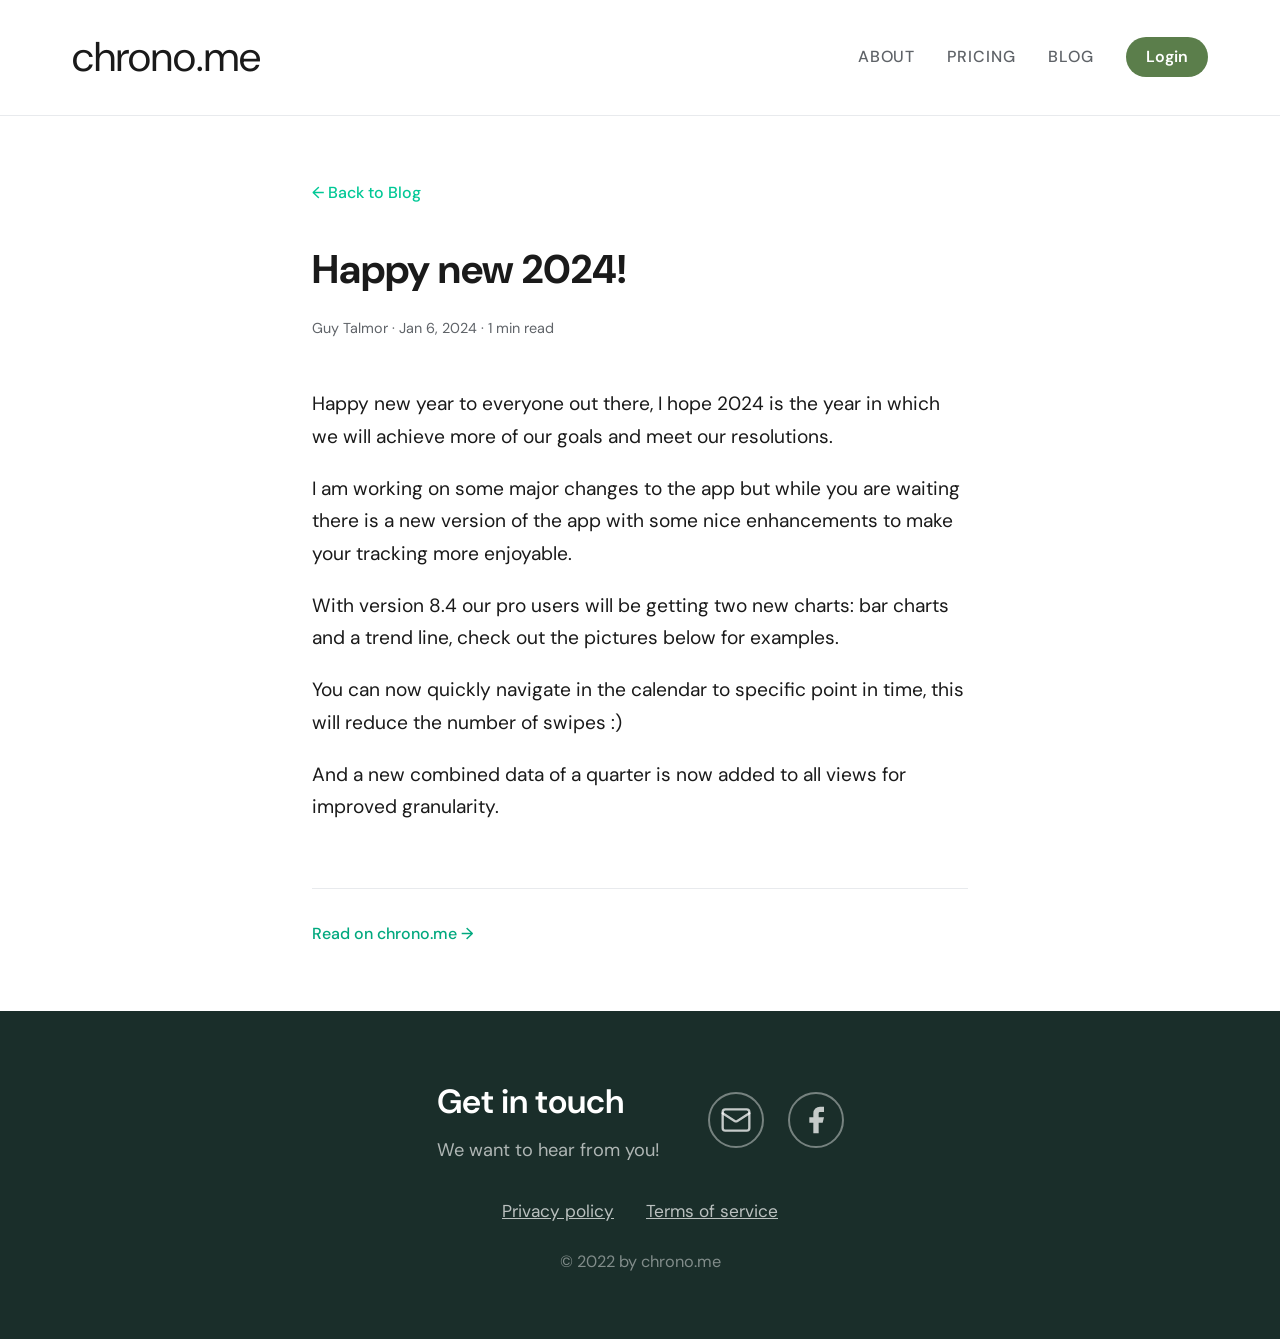
<file: blog/happy-new-2024.html>
<!DOCTYPE html>
<html lang="en">
<head>
  <meta charset="utf-8">
  <meta name="viewport" content="width=device-width, initial-scale=1">
  <title>Happy new 2024! | chrono.me Blog</title>
  <meta name="description" content="New year, new features: bar charts, trend lines, quick calendar navigation, and quarterly data views in chrono.me version 8.4.">
  <link rel="canonical" href="https://chrono.me/blog/happy-new-2024.html">
  <meta property="og:type" content="article">
  <meta property="og:url" content="https://chrono.me/blog/happy-new-2024.html">
  <meta property="og:title" content="Happy new 2024! | chrono.me Blog">
  <meta property="og:description" content="New year, new features: bar charts, trend lines, quick calendar navigation, and quarterly data views in chrono.me version 8.4.">
  <meta property="og:image" content="https://chrono.me/images/blog-2.jpg">
  <meta name="twitter:card" content="summary_large_image">
  <meta name="twitter:title" content="Happy new 2024! | chrono.me Blog">
  <meta name="twitter:description" content="New year, new features: bar charts, trend lines, quick calendar navigation, and quarterly data views in chrono.me version 8.4.">
  <meta name="twitter:image" content="https://chrono.me/images/blog-2.jpg">
  <link rel="icon" href="../images/favicon.png" type="image/png">
  <link rel="stylesheet" href="../css/styles.css">
  <link rel="preconnect" href="https://fonts.googleapis.com">
  <link rel="preconnect" href="https://fonts.gstatic.com" crossorigin>
  <link href="https://fonts.googleapis.com/css2?family=DM+Sans:ital,opsz,wght@0,9..40,400;0,9..40,500;0,9..40,600;0,9..40,700;1,9..40,400&display=swap" rel="stylesheet">
</head>
<body class="blog-page">
  <header class="site-header">
    <nav class="nav-container">
      <a href="../index.html" class="logo">
        <span>chrono.me</span>
      </a>
      <ul class="nav-links">
        <li><a href="../index.html#how-it-works">ABOUT</a></li>
        <li><a href="../index.html#pricing">PRICING</a></li>
        <li><a href="../index.html#blog">BLOG</a></li>
      </ul>
      <a href="https://keeptrack.web.app/" target="_blank" rel="noopener" class="btn-login">Login</a>
    </nav>
  </header>

  <main class="blog-article">
    <article class="article-content">
      <header>
        <a href="../index.html#blog" class="back-link">← Back to Blog</a>
        <h1>Happy new 2024!</h1>
        <p class="article-meta">Guy Talmor · Jan 6, 2024 · 1 min read</p>
      </header>
      <div class="article-body">
        <p>Happy new year to everyone out there, I hope 2024 is the year in which we will achieve more of our goals and meet our resolutions.</p>
        <p>I am working on some major changes to the app but while you are waiting there is a new version of the app with some nice enhancements to make your tracking more enjoyable.</p>
        <p>With version 8.4 our pro users will be getting two new charts: bar charts and a trend line, check out the pictures below for examples.</p>
        <p>You can now quickly navigate in the calendar to specific point in time, this will reduce the number of swipes :)</p>
        <p>And a new combined data of a quarter is now added to all views for improved granularity.</p>
      </div>
      <footer class="article-footer">
        <a href="https://www.chrono.me/post/happy-new-2024" target="_blank" rel="noopener" class="external-link">Read on chrono.me →</a>
      </footer>
    </article>
  </main>

  <footer class="site-footer">
    <div class="container">
      <div class="footer-content">
        <div class="footer-top">
          <div class="footer-text">
            <h4 class="footer-heading">Get in touch</h4>
            <p class="footer-tagline">We want to hear from you!</p>
          </div>
          <div class="footer-icons">
            <a href="mailto:contact@zagalaga.com" class="footer-icon-link" aria-label="Email us">
              <svg xmlns="http://www.w3.org/2000/svg" width="32" height="32" viewBox="0 0 24 24" fill="none" stroke="currentColor" stroke-width="1.75" stroke-linecap="round" stroke-linejoin="round"><rect x="2" y="4" width="20" height="16" rx="2"/><path d="m22 7-8.97 5.7a1.94 1.94 0 0 1-2.06 0L2 7"/></svg>
            </a>
            <a href="https://www.facebook.com/pages/Zagalaga/216306595076599" target="_blank" rel="noopener" class="footer-icon-link" aria-label="Facebook page">
              <svg xmlns="http://www.w3.org/2000/svg" width="32" height="32" viewBox="0 0 24 24" fill="currentColor"><path d="M18 2h-3a5 5 0 0 0-5 5v3H7v4h3v8h4v-8h3l1-4h-4V7a1 1 0 0 1 1-1h3z"/></svg>
            </a>
          </div>
        </div>
        <div class="footer-links">
          <a href="../privacy/">Privacy policy</a>
          <a href="../terms-of-service.html">Terms of service</a>
        </div>
        <p class="footer-copy">&copy; 2022 by chrono.me</p>
      </div>
    </div>
  </footer>
</body>
</html>
</file>
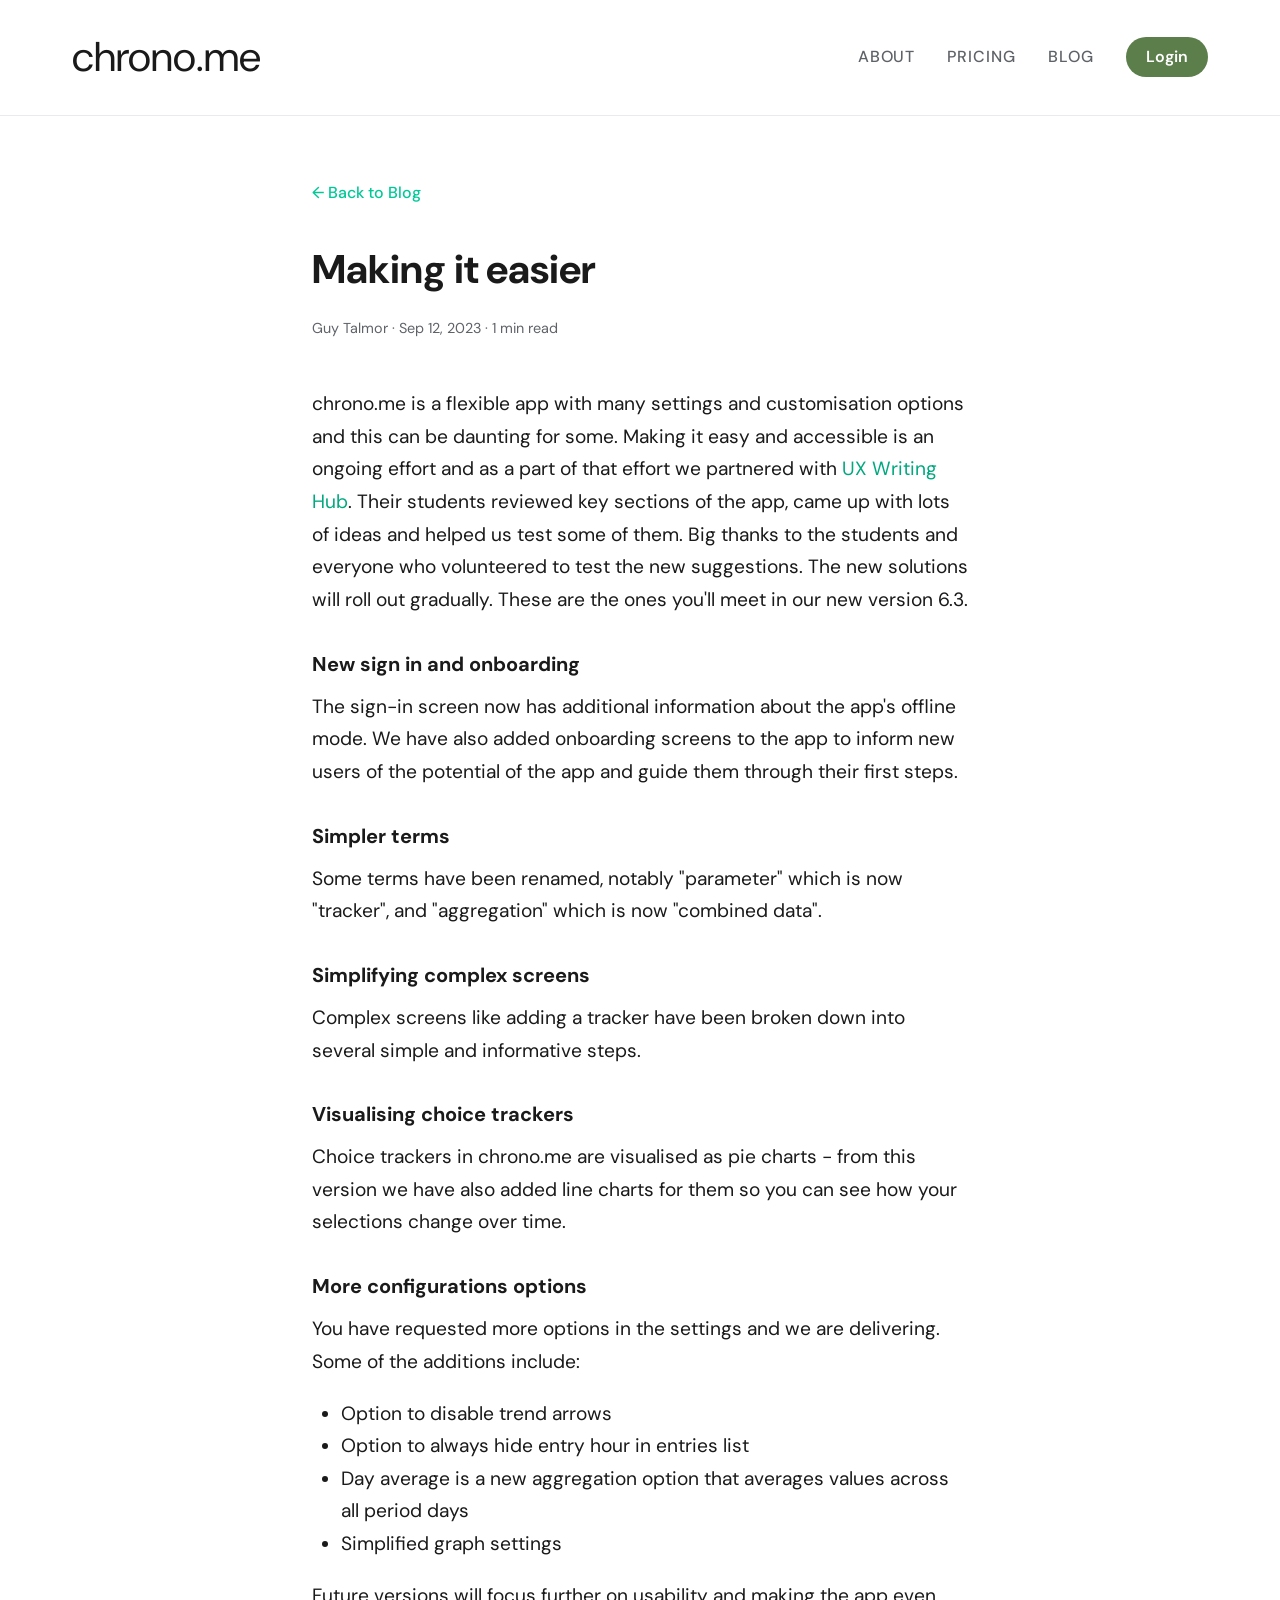
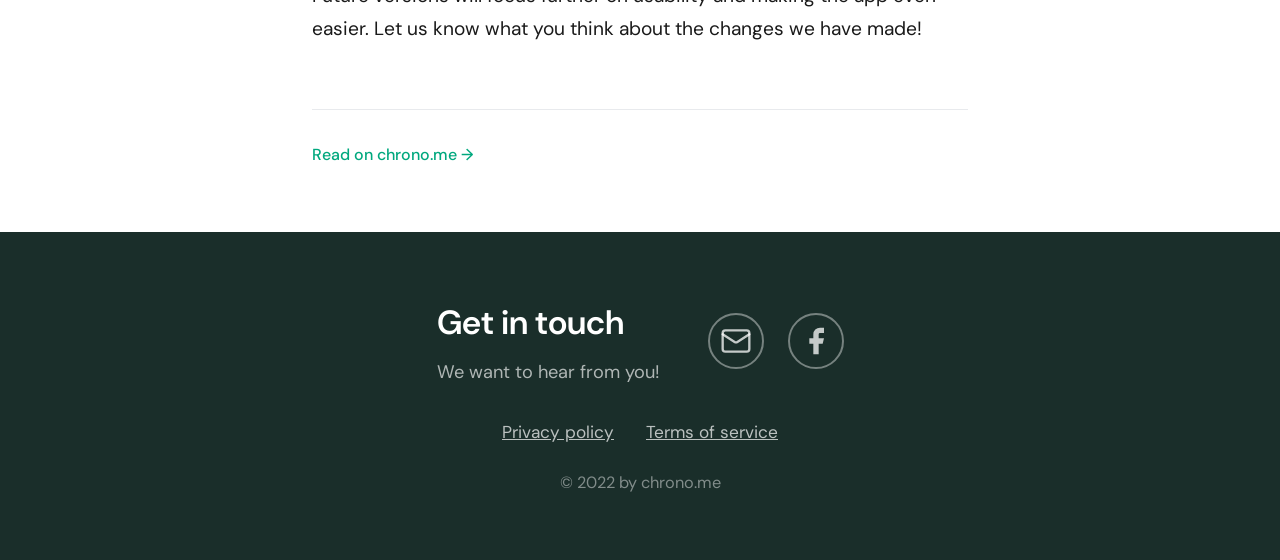
<file: blog/making-it-easier.html>
<!DOCTYPE html>
<html lang="en">
<head>
  <meta charset="utf-8">
  <meta name="viewport" content="width=device-width, initial-scale=1">
  <title>Making it easier | chrono.me Blog</title>
  <meta name="description" content="chrono.me version 6.3 brings clearer onboarding, simpler terms, redesigned screens and new chart types to make tracking more accessible.">
  <link rel="canonical" href="https://chrono.me/blog/making-it-easier.html">
  <meta property="og:type" content="article">
  <meta property="og:url" content="https://chrono.me/blog/making-it-easier.html">
  <meta property="og:title" content="Making it easier | chrono.me Blog">
  <meta property="og:description" content="chrono.me version 6.3 brings clearer onboarding, simpler terms, redesigned screens and new chart types to make tracking more accessible.">
  <meta property="og:image" content="https://chrono.me/images/blog-3.jpg">
  <meta name="twitter:card" content="summary_large_image">
  <meta name="twitter:title" content="Making it easier | chrono.me Blog">
  <meta name="twitter:description" content="chrono.me version 6.3 brings clearer onboarding, simpler terms, redesigned screens and new chart types to make tracking more accessible.">
  <meta name="twitter:image" content="https://chrono.me/images/blog-3.jpg">
  <link rel="icon" href="../images/favicon.png" type="image/png">
  <link rel="stylesheet" href="../css/styles.css">
  <link rel="preconnect" href="https://fonts.googleapis.com">
  <link rel="preconnect" href="https://fonts.gstatic.com" crossorigin>
  <link href="https://fonts.googleapis.com/css2?family=DM+Sans:ital,opsz,wght@0,9..40,400;0,9..40,500;0,9..40,600;0,9..40,700;1,9..40,400&display=swap" rel="stylesheet">
</head>
<body class="blog-page">
  <header class="site-header">
    <nav class="nav-container">
      <a href="../index.html" class="logo">
        <span>chrono.me</span>
      </a>
      <ul class="nav-links">
        <li><a href="../index.html#how-it-works">ABOUT</a></li>
        <li><a href="../index.html#pricing">PRICING</a></li>
        <li><a href="../index.html#blog">BLOG</a></li>
      </ul>
      <a href="https://keeptrack.web.app/" target="_blank" rel="noopener" class="btn-login">Login</a>
    </nav>
  </header>

  <main class="blog-article">
    <article class="article-content">
      <header>
        <a href="../index.html#blog" class="back-link">← Back to Blog</a>
        <h1>Making it easier</h1>
        <p class="article-meta">Guy Talmor · Sep 12, 2023 · 1 min read</p>
      </header>
      <div class="article-body">
        <p>chrono.me is a flexible app with many settings and customisation options and this can be daunting for some. Making it easy and accessible is an ongoing effort and as a part of that effort we partnered with <a href="https://uxwritinghub.com/" target="_blank" rel="noopener">UX Writing Hub</a>. Their students reviewed key sections of the app, came up with lots of ideas and helped us test some of them. Big thanks to the students and everyone who volunteered to test the new suggestions. The new solutions will roll out gradually. These are the ones you'll meet in our new version 6.3.</p>
        <h3>New sign in and onboarding</h3>
        <p>The sign-in screen now has additional information about the app's offline mode. We have also added onboarding screens to the app to inform new users of the potential of the app and guide them through their first steps.</p>
        <h3>Simpler terms</h3>
        <p>Some terms have been renamed, notably "parameter" which is now "tracker", and "aggregation" which is now "combined data".</p>
        <h3>Simplifying complex screens</h3>
        <p>Complex screens like adding a tracker have been broken down into several simple and informative steps.</p>
        <h3>Visualising choice trackers</h3>
        <p>Choice trackers in chrono.me are visualised as pie charts - from this version we have also added line charts for them so you can see how your selections change over time.</p>
        <h3>More configurations options</h3>
        <p>You have requested more options in the settings and we are delivering. Some of the additions include:</p>
        <ul>
          <li>Option to disable trend arrows</li>
          <li>Option to always hide entry hour in entries list</li>
          <li>Day average is a new aggregation option that averages values across all period days</li>
          <li>Simplified graph settings</li>
        </ul>
        <p>Future versions will focus further on usability and making the app even easier. Let us know what you think about the changes we have made!</p>
      </div>
      <footer class="article-footer">
        <a href="https://www.chrono.me/post/making-it-easier" target="_blank" rel="noopener" class="external-link">Read on chrono.me →</a>
      </footer>
    </article>
  </main>

  <footer class="site-footer">
    <div class="container">
      <div class="footer-content">
        <div class="footer-top">
          <div class="footer-text">
            <h4 class="footer-heading">Get in touch</h4>
            <p class="footer-tagline">We want to hear from you!</p>
          </div>
          <div class="footer-icons">
            <a href="mailto:contact@zagalaga.com" class="footer-icon-link" aria-label="Email us">
              <svg xmlns="http://www.w3.org/2000/svg" width="32" height="32" viewBox="0 0 24 24" fill="none" stroke="currentColor" stroke-width="1.75" stroke-linecap="round" stroke-linejoin="round"><rect x="2" y="4" width="20" height="16" rx="2"/><path d="m22 7-8.97 5.7a1.94 1.94 0 0 1-2.06 0L2 7"/></svg>
            </a>
            <a href="https://www.facebook.com/pages/Zagalaga/216306595076599" target="_blank" rel="noopener" class="footer-icon-link" aria-label="Facebook page">
              <svg xmlns="http://www.w3.org/2000/svg" width="32" height="32" viewBox="0 0 24 24" fill="currentColor"><path d="M18 2h-3a5 5 0 0 0-5 5v3H7v4h3v8h4v-8h3l1-4h-4V7a1 1 0 0 1 1-1h3z"/></svg>
            </a>
          </div>
        </div>
        <div class="footer-links">
          <a href="../privacy/">Privacy policy</a>
          <a href="../terms-of-service.html">Terms of service</a>
        </div>
        <p class="footer-copy">&copy; 2022 by chrono.me</p>
      </div>
    </div>
  </footer>
</body>
</html>
</file>
<file: css/styles.css>
/* chrono.me - Local Website Styles */
:root {
  --color-bg: #ffffff;
  --color-bg-alt: #f8f9fa;
  --color-text: #1a1a1a;
  --color-text-muted: #5f6368;
  --color-accent: #00c896;
  --color-accent-dark: #00a87e;
  --color-border: #e8eaed;
  --color-footer-bg: #1a2e2a;
  --font-sans: 'DM Sans', -apple-system, BlinkMacSystemFont, 'Segoe UI', Roboto, sans-serif;
  --max-width: 1200px;
  --spacing-xs: 0.5rem;
  --spacing-sm: 1rem;
  --spacing-md: 1.5rem;
  --spacing-lg: 2rem;
  --spacing-xl: 3rem;
  --spacing-2xl: 4rem;
  --radius: 12px;
  --shadow: 0 1px 3px rgba(0, 0, 0, 0.08);
  --shadow-lg: 0 4px 20px rgba(0, 0, 0, 0.12);
}

*,
*::before,
*::after {
  box-sizing: border-box;
}

html {
  scroll-behavior: smooth;
}

body {
  margin: 0;
  font-family: var(--font-sans);
  font-size: 16px;
  line-height: 1.6;
  color: var(--color-text);
  background-color: var(--color-bg);
}

.skip-link {
  position: absolute;
  top: -100px;
  left: 1rem;
  padding: 0.5rem 1rem;
  background: var(--color-accent);
  color: white;
  text-decoration: none;
  border-radius: var(--radius);
  z-index: 1000;
  transition: top 0.2s;
}

.skip-link:focus {
  top: 1rem;
}

/* Header */
.site-header {
  position: absolute;
  top: 0;
  left: 0;
  right: 0;
  z-index: 100;
}

.nav-container {
  max-width: var(--max-width);
  margin: 0 auto;
  padding: var(--spacing-md) var(--spacing-lg);
  display: flex;
  align-items: center;
  gap: var(--spacing-lg);
}

.logo {
  display: flex;
  align-items: center;
  gap: 0.6rem;
  text-decoration: none;
  color: white;
  font-weight: 400;
  font-size: 2.6rem;
  margin-right: auto;
}

.logo img {
  border-radius: 8px;
  width: 32px;
  height: 32px;
}

.nav-links {
  display: flex;
  list-style: none;
  margin: 0;
  padding: 0;
  gap: var(--spacing-lg);
}

.nav-links a {
  color: rgba(255, 255, 255, 0.85);
  text-decoration: none;
  font-weight: 500;
  font-size: 1rem;
  letter-spacing: 0.06em;
  transition: color 0.2s;
}

.nav-links a:hover {
  color: white;
}

.btn-login {
  display: inline-block;
  background: #5B7E4B;
  color: white;
  text-decoration: none;
  font-weight: 600;
  font-size: 1rem;
  padding: 0.45rem 1.25rem;
  border-radius: 20px;
  transition: background 0.2s, transform 0.1s;
  white-space: nowrap;
}

.btn-login:hover {
  background: #4a6a3d;
  transform: translateY(-1px);
}

/* Container */
.container {
  max-width: var(--max-width);
  margin: 0 auto;
  padding: 0 var(--spacing-lg);
}

/* Hero */
.hero {
  position: relative;
  min-height: 600px;
  display: flex;
  align-items: center;
  overflow: hidden;
}

.hero-bg {
  position: absolute;
  inset: 0;
  z-index: 0;
}

.hero-bg img {
  width: 100%;
  height: 100%;
  object-fit: cover;
}

.hero-overlay {
  position: absolute;
  inset: 0;
  z-index: 1;
  background: rgba(0, 0, 0, 0.55);
}

.hero-content {
  position: relative;
  z-index: 2;
  display: flex;
  flex-direction: column;
  align-items: center;
  text-align: center;
  gap: var(--spacing-lg);
  padding-top: 100px;
  padding-bottom: var(--spacing-2xl);
  width: 100%;
}

.hero h1 {
  font-size: clamp(2.6rem, 5.2vw, 3.575rem);
  font-weight: 700;
  line-height: 1.15;
  margin: 0;
  color: white;
}

.hero-subtitle {
  font-size: 1.6rem;
  color: rgba(255, 255, 255, 0.85);
  margin: 0;
}

.app-badges {
  display: flex;
  flex-wrap: wrap;
  justify-content: center;
  gap: var(--spacing-sm);
}

.app-badges a {
  display: block;
  transition: opacity 0.2s;
}

.app-badges a:hover {
  opacity: 0.85;
}

.app-badges img {
  height: 49px;
  width: auto;
}

/* Phone mockups in hero */
.hero-phones {
  display: flex;
  align-items: center;
  justify-content: center;
  gap: 8px;
  margin-bottom: -40px;
}

.phone-img {
  height: 264px;
  width: auto;
  object-fit: cover;
  filter: drop-shadow(0 10px 30px rgba(0, 0, 0, 0.4));
  border-radius: 12px;
  cursor: pointer;
  transition: transform 0.2s, filter 0.2s;
}

.phone-img:hover {
  transform: scale(1.05);
  filter: drop-shadow(0 16px 40px rgba(0, 0, 0, 0.5));
}

/* Lightbox */
.lightbox {
  display: none;
  position: fixed;
  inset: 0;
  z-index: 1000;
  background: rgba(0, 0, 0, 0.85);
  align-items: center;
  justify-content: center;
}

.lightbox.open {
  display: flex;
}

.lightbox-img {
  max-height: 90vh;
  max-width: 80vw;
  width: auto;
  border-radius: 16px;
  box-shadow: 0 24px 80px rgba(0, 0, 0, 0.6);
}

.lightbox-close {
  position: absolute;
  top: 1.25rem;
  right: 1.5rem;
  background: none;
  border: none;
  color: white;
  font-size: 2.5rem;
  line-height: 1;
  cursor: pointer;
  opacity: 0.8;
  transition: opacity 0.2s;
}

.lightbox-close:hover {
  opacity: 1;
}

.lightbox-arrow {
  position: absolute;
  top: 50%;
  transform: translateY(-50%);
  background: rgba(255, 255, 255, 0.15);
  border: none;
  color: white;
  font-size: 2rem;
  width: 52px;
  height: 52px;
  border-radius: 50%;
  cursor: pointer;
  display: flex;
  align-items: center;
  justify-content: center;
  transition: background 0.2s;
}

.lightbox-arrow:hover {
  background: rgba(255, 255, 255, 0.3);
}

.lightbox-arrow.prev { left: 1.5rem; }
.lightbox-arrow.next { right: 1.5rem; }

/* Sections */
section {
  padding: var(--spacing-2xl) 0;
}

h2 {
  font-size: clamp(1.5rem, 3vw, 2rem);
  font-weight: 600;
  text-align: center;
  margin: 0 0 var(--spacing-md);
}

.section-intro {
  text-align: center;
  color: var(--color-text-muted);
  font-size: 1.6rem;
  max-width: 100%;
  margin: 0 auto var(--spacing-xl);
}

/* Steps */
.steps-section {
  background: var(--color-bg);
}

.steps-grid {
  display: grid;
  grid-template-columns: repeat(auto-fit, minmax(280px, 1fr));
  gap: var(--spacing-lg);
  margin-top: var(--spacing-xl);
}

.step-card {
  background: var(--color-bg);
  padding: var(--spacing-md) var(--spacing-md);
  border-radius: var(--radius);
  box-shadow: 0 2px 12px rgba(0, 0, 0, 0.07);
  text-align: center;
}

.step-icon {
  width: 56px;
  height: 56px;
  border-radius: 50%;
  display: flex;
  align-items: center;
  justify-content: center;
  margin: 0 auto var(--spacing-sm);
  color: white;
}

.step-icon-1 { background: #e8703a; }
.step-icon-2 { background: #4a90d9; }
.step-icon-3 { background: #4a90d9; }

.step-card h3 {
  font-size: 1.32rem;
  margin: 0 0 var(--spacing-sm);
  color: var(--color-text);
}

.step-card p {
  margin: 0;
  color: var(--color-text-muted);
  font-size: 1.14rem;
}

/* Features */
.features-section {
  background: var(--color-bg-alt);
}

.features-grid {
  display: grid;
  grid-template-columns: repeat(auto-fit, minmax(320px, 1fr));
  gap: var(--spacing-lg);
  margin-top: var(--spacing-xl);
}

.feature-card {
  background: var(--color-bg);
  padding: var(--spacing-md) 1.8rem;
  border-radius: var(--radius);
  border: 1px solid var(--color-border);
}

.feature-icon {
  width: 60px;
  height: 60px;
  display: flex;
  align-items: center;
  justify-content: center;
  margin-bottom: var(--spacing-sm);
  color: var(--color-text-muted);
}

.feature-icon svg {
  width: 36px;
  height: 36px;
}


.feature-card h3 {
  font-size: 1.3125rem;
  margin: 0 0 var(--spacing-sm);
  color: var(--color-text);
}

.feature-card p {
  margin: 0;
  color: var(--color-text-muted);
  font-size: 1.15625rem;
  line-height: 1.6;
}

/* Pricing */
.pricing-section {
  background: var(--color-bg);
}

.pricing-grid {
  display: grid;
  grid-template-columns: repeat(3, 1fr);
  grid-template-rows: auto auto auto 1fr;
  column-gap: var(--spacing-xl);
  max-width: 1100px;
  margin: var(--spacing-xl) auto 0;
}

.pricing-card {
  display: grid;
  grid-template-rows: subgrid;
  grid-row: span 4;
  background: var(--color-bg);
  padding: var(--spacing-xl);
  border-radius: var(--radius);
  border: 1px solid var(--color-border);
}

.pricing-card-pro {
  border-color: var(--color-accent);
  border-width: 2px;
  position: relative;
}

.pricing-card h3 {
  font-size: 1.5rem;
  margin: 0 0 var(--spacing-xs);
}

.pricing-desc {
  color: var(--color-text-muted);
  font-size: 1.125rem;
  margin: 0 0 var(--spacing-md);
}

.price {
  margin: var(--spacing-xs) 0;
  display: flex;
  align-items: baseline;
  gap: 0.25rem;
}

.amount {
  font-size: 2.5rem;
  font-weight: 700;
}

.period {
  font-size: 1rem;
  color: var(--color-text-muted);
}

.pricing-features {
  list-style: none;
  margin: var(--spacing-md) 0 0;
  padding: 0;
}

.pricing-features li {
  padding: 0.4rem 0;
  padding-left: 1.6rem;
  position: relative;
  font-size: 0.95rem;
  color: var(--color-text-muted);
}

.pricing-features li::before {
  content: '✓';
  position: absolute;
  left: 0;
  color: var(--color-accent);
  font-weight: 600;
}

/* Blog */
.blog-section {
  background: var(--color-bg-alt);
}

.blog-grid {
  display: grid;
  grid-template-columns: repeat(auto-fit, minmax(300px, 1fr));
  gap: var(--spacing-lg);
  margin-top: var(--spacing-xl);
}

.blog-card {
  display: block;
  background: var(--color-bg);
  border-radius: var(--radius);
  border: 1px solid var(--color-border);
  overflow: hidden;
  text-decoration: none;
  color: inherit;
  transition: border-color 0.2s, box-shadow 0.2s, transform 0.2s;
}

.blog-card:hover {
  border-color: var(--color-accent);
  box-shadow: var(--shadow-lg);
  transform: translateY(-2px);
}

.blog-card-image {
  width: 100%;
  height: 180px;
  object-fit: cover;
  display: block;
}

.blog-card-body {
  padding: var(--spacing-md) var(--spacing-md) var(--spacing-md);
}

.blog-card h3 {
  font-size: 1.21rem;
  margin: 0 0 var(--spacing-xs);
  color: var(--color-text);
}

.blog-card p {
  margin: 0 0 var(--spacing-sm);
  color: var(--color-text-muted);
  font-size: 1.125rem;
  line-height: 1.5;
}

.blog-meta {
  display: inline-block;
  font-size: 0.8rem;
  color: var(--color-text-muted);
  font-weight: 500;
}

/* Blog article page */
.blog-article {
  padding: var(--spacing-2xl) 0;
  min-height: 60vh;
}

.article-content {
  max-width: 720px;
  margin: 0 auto;
  padding: 0 var(--spacing-lg);
}

.back-link {
  display: inline-block;
  color: var(--color-accent);
  text-decoration: none;
  font-weight: 500;
  margin-bottom: var(--spacing-lg);
}

.back-link:hover {
  text-decoration: underline;
}

.article-content h1 {
  font-size: clamp(1.75rem, 4vw, 2.5rem);
  margin: 0 0 var(--spacing-sm);
}

.article-meta {
  color: var(--color-text-muted);
  font-size: 0.9rem;
  margin: 0 0 var(--spacing-xl);
}

.article-body {
  line-height: 1.7;
  font-size: 1.2rem;
}

.article-body p {
  margin: 0 0 1em;
}

.article-body h3 {
  font-size: 1.25rem;
  margin: 1.5em 0 0.5em;
}

.article-body ul,
.article-body ol {
  margin: 0 0 1em;
  padding-left: 1.5em;
}

.article-body a {
  color: var(--color-accent-dark);
  text-decoration: none;
}

.article-body a:hover {
  text-decoration: underline;
}

.article-footer {
  margin-top: var(--spacing-2xl);
  padding-top: var(--spacing-lg);
  border-top: 1px solid var(--color-border);
}

.external-link {
  color: var(--color-accent-dark);
  text-decoration: none;
  font-weight: 500;
}

.external-link:hover {
  text-decoration: underline;
}

/* Blog pages header override (not on dark hero) */
.blog-page .site-header {
  position: sticky;
  background: rgba(255, 255, 255, 0.97);
  backdrop-filter: blur(10px);
  border-bottom: 1px solid var(--color-border);
}

.blog-page .logo {
  color: var(--color-text);
}

.blog-page .nav-links a {
  color: var(--color-text-muted);
}

.blog-page .nav-links a:hover {
  color: var(--color-accent-dark);
}

/* Footer */
.site-footer {
  background: var(--color-footer-bg);
  padding: var(--spacing-2xl) 0;
}

.footer-content {
  text-align: center;
}

.footer-top {
  display: flex;
  align-items: center;
  justify-content: center;
  gap: var(--spacing-xl);
  margin-bottom: var(--spacing-lg);
}

.footer-text {
  text-align: left;
}

.footer-icons {
  display: flex;
  gap: var(--spacing-md);
}

.footer-icon-link {
  color: rgba(255, 255, 255, 0.75);
  transition: color 0.2s, transform 0.2s;
  display: flex;
  align-items: center;
  justify-content: center;
  width: 56px;
  height: 56px;
  border-radius: 50%;
  border: 2px solid rgba(255, 255, 255, 0.4);
}

.footer-icon-link:hover {
  color: white;
  border-color: white;
  transform: translateY(-2px);
}

.footer-heading {
  font-size: 2.1rem;
  font-weight: 600;
  color: white;
  margin: 0 0 0.5rem;
}

.footer-tagline {
  color: rgba(255, 255, 255, 0.65);
  margin: 0;
  font-size: 1.14rem;
}

.footer-links {
  display: flex;
  justify-content: center;
  gap: var(--spacing-lg);
  margin-bottom: var(--spacing-md);
  flex-wrap: wrap;
}

.footer-links a {
  color: rgba(255, 255, 255, 0.7);
  text-decoration: underline;
  font-size: 1.08rem;
  transition: color 0.2s;
}

.footer-links a:hover {
  color: white;
}

.footer-copy {
  color: rgba(255, 255, 255, 0.45);
  font-size: 1.02rem;
  margin: 0;
}

/* Responsive */

@media (max-width: 768px) {
  .nav-links {
    display: none;
  }

  .btn-login {
    display: none;
  }

  .nav-container {
    padding: var(--spacing-sm) var(--spacing-md);
  }

  .hero {
    min-height: 500px;
  }

  .hero-content {
    padding-top: 80px;
    padding-bottom: var(--spacing-xl);
  }

  section {
    padding: var(--spacing-xl) 0;
  }

  .features-grid {
    grid-template-columns: 1fr;
  }

  .pricing-grid {
    grid-template-columns: 1fr;
    max-width: 400px;
  }

  .blog-grid {
    grid-template-columns: 1fr;
  }
}
</file>
